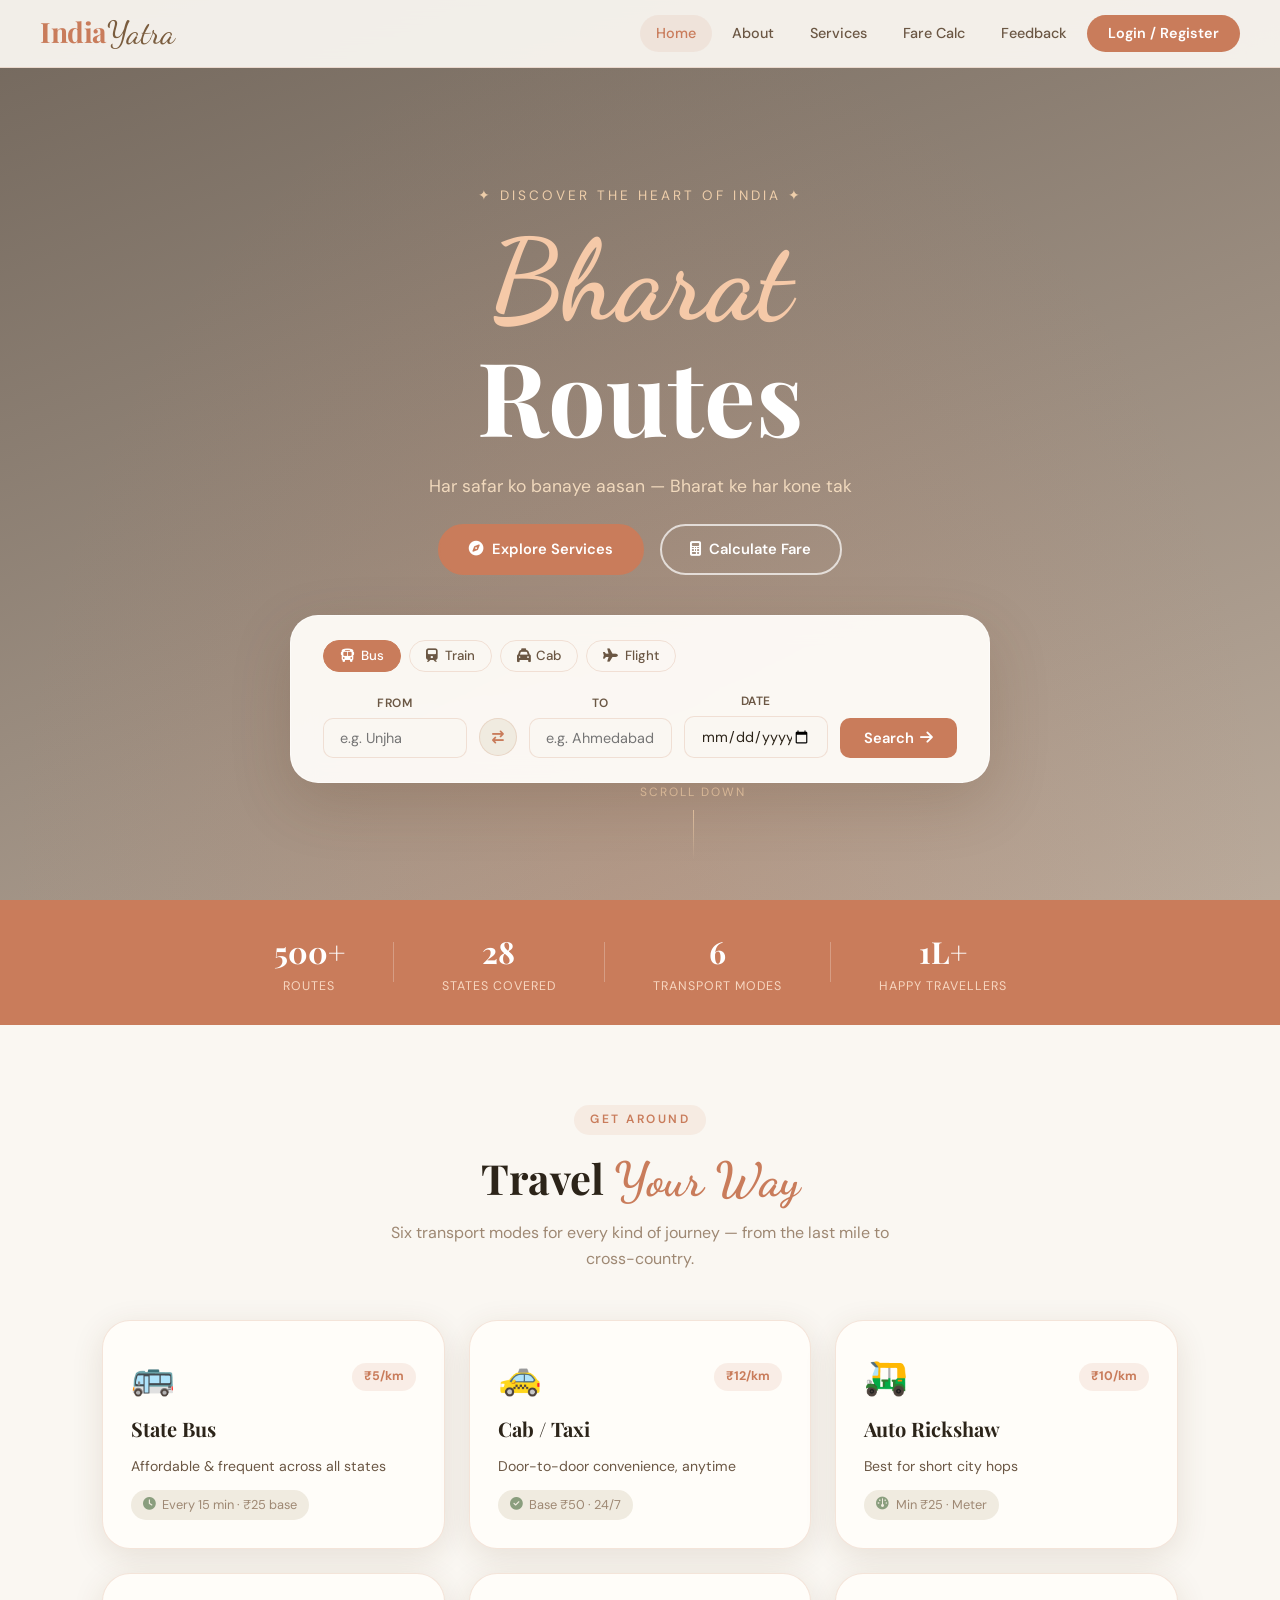
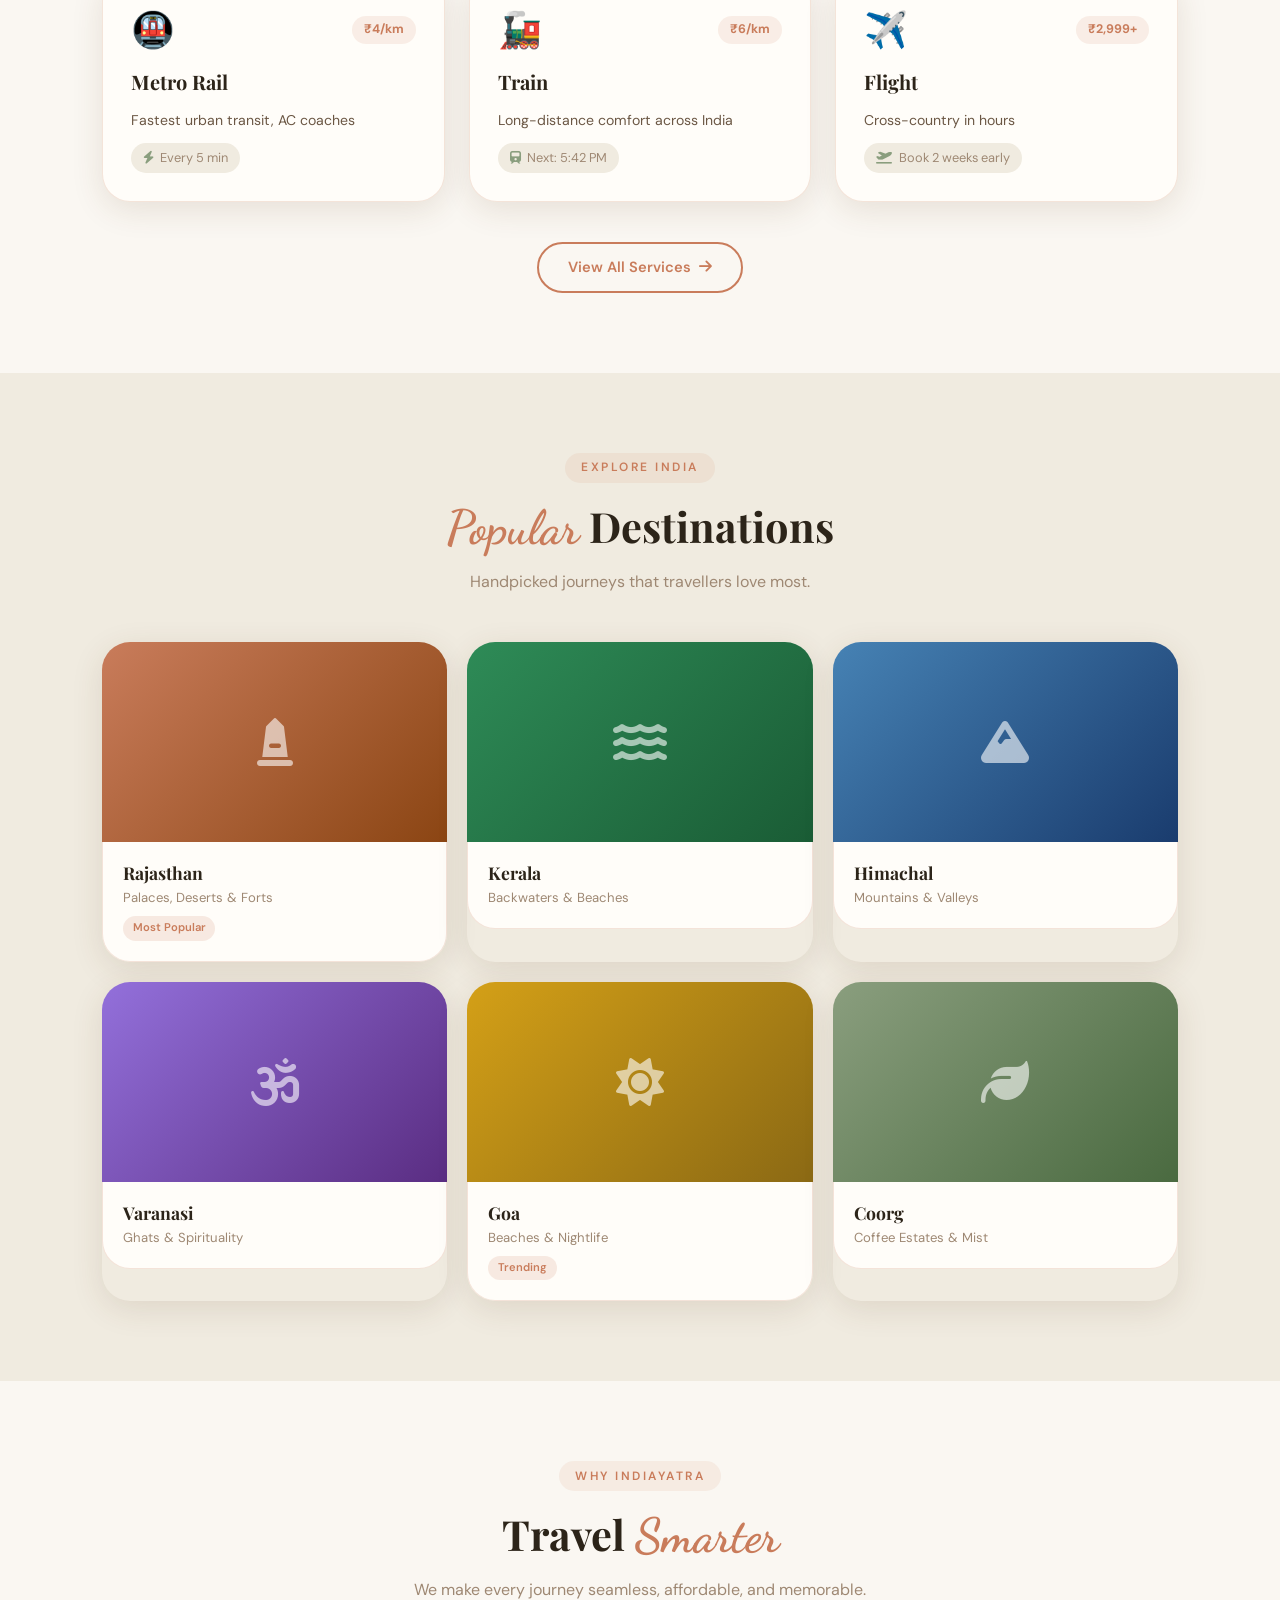
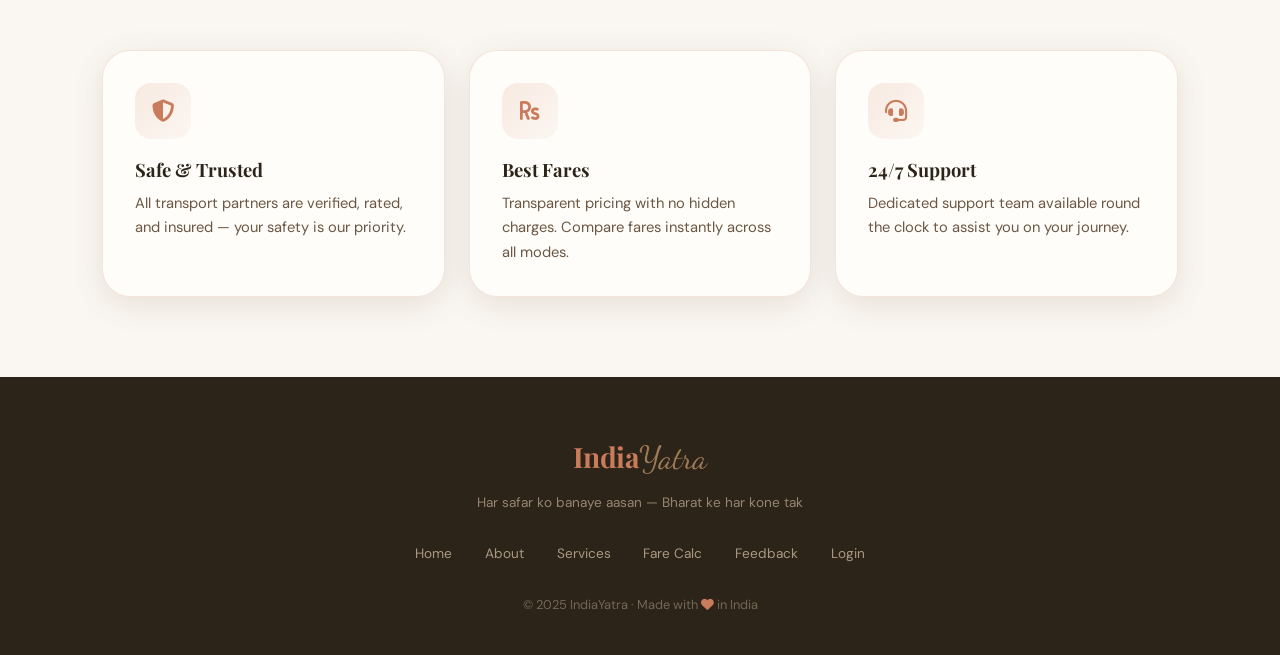
<file: index.html>
<!DOCTYPE html>
<html lang="en">
<head>
  <meta charset="UTF-8"/>
  <meta name="viewport" content="width=device-width, initial-scale=1.0"/>
  <title>Home · IndiaYatra</title>
  <link rel="stylesheet" href="style.css"/>
  <link href="https://fonts.googleapis.com/css2?family=Playfair+Display:ital,wght@0,400;0,700;1,400&family=DM+Sans:wght@300;400;500;600&family=Dancing+Script:wght@600&display=swap" rel="stylesheet"/>
  <link rel="stylesheet" href="https://cdnjs.cloudflare.com/ajax/libs/font-awesome/6.5.0/css/all.min.css"/>
</head>
<body>

  <!-- ===== HEADER ===== -->
  <header class="header" id="header">
    <a href="index.html" class="logo">
      <span class="logo-india">India</span><span class="logo-yatra">Yatra</span>
    </a>
    <nav class="nav" id="nav">
      <a href="index.html"      class="nav-link active">Home</a>
      <a href="about.html"      class="nav-link">About</a>
      <a href="services.html"   class="nav-link">Services</a>
      <a href="calculator.html" class="nav-link">Fare Calc</a>
      <a href="feedback.html"   class="nav-link">Feedback</a>
      <a href="auth.html"       class="btn-nav">Login / Register</a>
    </nav>
    <button class="hamburger" id="hamburger" aria-label="Menu">
      <span></span><span></span><span></span>
    </button>
  </header>

  <!-- ===== HERO ===== -->
  <section class="hero" id="home">
    <div class="hero-overlay"></div>
    <div class="hero-content">
      <p class="hero-sub">✦ Discover the Heart of India ✦</p>
      <h1 class="hero-title">
        <span class="script">Bharat</span>Routes
      </h1>
      <p class="hero-desc">Har safar ko banaye aasan — Bharat ke har kone tak</p>
      <div class="hero-btns">
        <a href="services.html"   class="btn btn-primary"><i class="fas fa-compass"></i> Explore Services</a>
        <a href="calculator.html" class="btn btn-outline"><i class="fas fa-calculator"></i> Calculate Fare</a>
      </div>

      <!-- Quick Search Widget -->
      <div class="search-widget">
        <div class="search-tabs">
          <button class="stab active"><i class="fas fa-bus"></i> Bus</button>
          <button class="stab"><i class="fas fa-train"></i> Train</button>
          <button class="stab"><i class="fas fa-taxi"></i> Cab</button>
          <button class="stab"><i class="fas fa-plane"></i> Flight</button>
        </div>
        <div class="search-fields">
          <div class="sf-group">
            <label>From</label>
            <input type="text" placeholder="e.g. Unjha" class="sf-input"/>
          </div>
          <button class="swap-btn" title="Swap"><i class="fas fa-arrow-right-arrow-left"></i></button>
          <div class="sf-group">
            <label>To</label>
            <input type="text" placeholder="e.g. Ahmedabad" class="sf-input"/>
          </div>
          <div class="sf-group">
            <label>Date</label>
            <input type="date" class="sf-input"/>
          </div>
          <a href="services.html"><button class="btn-search">Search <i class="fas fa-arrow-right"></i></button></a>
        </div>
      </div>
    </div>
    <div class="hero-scroll">
      <span>scroll down</span>
      <div class="scroll-line"></div>
    </div>
  </section>

  <!-- ===== STATS ===== -->
  <div class="stats-strip">
    <div class="stat"><span class="stat-num">500+</span><span class="stat-label">Routes</span></div>
    <div class="stat-divider"></div>
    <div class="stat"><span class="stat-num">28</span><span class="stat-label">States Covered</span></div>
    <div class="stat-divider"></div>
    <div class="stat"><span class="stat-num">6</span><span class="stat-label">Transport Modes</span></div>
    <div class="stat-divider"></div>
    <div class="stat"><span class="stat-num">1L+</span><span class="stat-label">Happy Travellers</span></div>
  </div>

  <!-- ===== QUICK SERVICES ===== -->
  <section class="section">
    <div class="container">
      <div class="section-header">
        <span class="label-tag">Get Around</span>
        <h2 class="section-title">Travel <span class="script-sm">Your Way</span></h2>
        <p class="section-sub">Six transport modes for every kind of journey — from the last mile to cross-country.</p>
      </div>
      <div class="vehicle-grid">
        <a href="services.html" class="vehicle-card" data-name="bus">
          <div class="vc-top"><span class="vc-emoji">🚌</span><span class="rate-badge">₹5/km</span></div>
          <h3>State Bus</h3>
          <p style="font-size:0.88rem;color:var(--text-soft);margin-bottom:0.75rem;">Affordable & frequent across all states</p>
          <div class="info-tag"><i class="fas fa-clock"></i> Every 15 min · ₹25 base</div>
        </a>
        <a href="services.html" class="vehicle-card" data-name="cab">
          <div class="vc-top"><span class="vc-emoji">🚕</span><span class="rate-badge">₹12/km</span></div>
          <h3>Cab / Taxi</h3>
          <p style="font-size:0.88rem;color:var(--text-soft);margin-bottom:0.75rem;">Door-to-door convenience, anytime</p>
          <div class="info-tag"><i class="fas fa-circle-check"></i> Base ₹50 · 24/7</div>
        </a>
        <a href="services.html" class="vehicle-card" data-name="auto">
          <div class="vc-top"><span class="vc-emoji">🛺</span><span class="rate-badge">₹10/km</span></div>
          <h3>Auto Rickshaw</h3>
          <p style="font-size:0.88rem;color:var(--text-soft);margin-bottom:0.75rem;">Best for short city hops</p>
          <div class="info-tag"><i class="fas fa-gauge"></i> Min ₹25 · Meter</div>
        </a>
        <a href="services.html" class="vehicle-card" data-name="metro">
          <div class="vc-top"><span class="vc-emoji">🚇</span><span class="rate-badge">₹4/km</span></div>
          <h3>Metro Rail</h3>
          <p style="font-size:0.88rem;color:var(--text-soft);margin-bottom:0.75rem;">Fastest urban transit, AC coaches</p>
          <div class="info-tag"><i class="fas fa-bolt"></i> Every 5 min</div>
        </a>
        <a href="services.html" class="vehicle-card" data-name="train">
          <div class="vc-top"><span class="vc-emoji">🚂</span><span class="rate-badge">₹6/km</span></div>
          <h3>Train</h3>
          <p style="font-size:0.88rem;color:var(--text-soft);margin-bottom:0.75rem;">Long-distance comfort across India</p>
          <div class="info-tag"><i class="fas fa-train"></i> Next: 5:42 PM</div>
        </a>
        <a href="services.html" class="vehicle-card" data-name="plane">
          <div class="vc-top"><span class="vc-emoji">✈️</span><span class="rate-badge">₹2,999+</span></div>
          <h3>Flight</h3>
          <p style="font-size:0.88rem;color:var(--text-soft);margin-bottom:0.75rem;">Cross-country in hours</p>
          <div class="info-tag"><i class="fas fa-plane-departure"></i> Book 2 weeks early</div>
        </a>
      </div>
      <div style="text-align:center;margin-top:2.5rem;">
        <a href="services.html" class="btn btn-outline-dark">View All Services <i class="fas fa-arrow-right"></i></a>
      </div>
    </div>
  </section>

  <!-- ===== POPULAR DESTINATIONS ===== -->
  <section class="section section-warm">
    <div class="container">
      <div class="section-header">
        <span class="label-tag">Explore India</span>
        <h2 class="section-title"><span class="script-sm">Popular</span> Destinations</h2>
        <p class="section-sub">Handpicked journeys that travellers love most.</p>
      </div>
      <div class="dest-grid">
        <div class="dest-card">
          <div class="dest-img" style="background:linear-gradient(135deg,#C97C5B,#8B4513);"><i class="fas fa-monument"></i></div>
          <div class="dest-info"><h3>Rajasthan</h3><p>Palaces, Deserts &amp; Forts</p><span class="dest-tag">Most Popular</span></div>
        </div>
        <div class="dest-card">
          <div class="dest-img" style="background:linear-gradient(135deg,#2E8B57,#1a5c35);"><i class="fas fa-water"></i></div>
          <div class="dest-info"><h3>Kerala</h3><p>Backwaters &amp; Beaches</p></div>
        </div>
        <div class="dest-card">
          <div class="dest-img" style="background:linear-gradient(135deg,#4682B4,#1a3c6e);"><i class="fas fa-mountain"></i></div>
          <div class="dest-info"><h3>Himachal</h3><p>Mountains &amp; Valleys</p></div>
        </div>
        <div class="dest-card">
          <div class="dest-img" style="background:linear-gradient(135deg,#9370DB,#5a2d82);"><i class="fas fa-om"></i></div>
          <div class="dest-info"><h3>Varanasi</h3><p>Ghats &amp; Spirituality</p></div>
        </div>
        <div class="dest-card">
          <div class="dest-img" style="background:linear-gradient(135deg,#D4A017,#8B6914);"><i class="fas fa-sun"></i></div>
          <div class="dest-info"><h3>Goa</h3><p>Beaches &amp; Nightlife</p><span class="dest-tag">Trending</span></div>
        </div>
        <div class="dest-card">
          <div class="dest-img" style="background:linear-gradient(135deg,#8A9E7E,#4a6a40);"><i class="fas fa-leaf"></i></div>
          <div class="dest-info"><h3>Coorg</h3><p>Coffee Estates &amp; Mist</p></div>
        </div>
      </div>
    </div>
  </section>

  <!-- ===== WHY US ===== -->
  <section class="section">
    <div class="container">
      <div class="section-header">
        <span class="label-tag">Why IndiaYatra</span>
        <h2 class="section-title">Travel <span class="script-sm">Smarter</span></h2>
        <p class="section-sub">We make every journey seamless, affordable, and memorable.</p>
      </div>
      <div class="cards-grid">
        <div class="card">
          <div class="card-icon"><i class="fas fa-shield-halved"></i></div>
          <h3>Safe &amp; Trusted</h3>
          <p>All transport partners are verified, rated, and insured — your safety is our priority.</p>
        </div>
        <div class="card">
          <div class="card-icon"><i class="fas fa-rupee-sign"></i></div>
          <h3>Best Fares</h3>
          <p>Transparent pricing with no hidden charges. Compare fares instantly across all modes.</p>
        </div>
        <div class="card">
          <div class="card-icon"><i class="fas fa-headset"></i></div>
          <h3>24/7 Support</h3>
          <p>Dedicated support team available round the clock to assist you on your journey.</p>
        </div>
      </div>
    </div>
  </section>

  <!-- ===== FOOTER ===== -->
  <footer class="footer">
    <div class="footer-inner">
      <div class="logo" style="justify-content:center;margin-bottom:0.5rem;">
        <span class="logo-india">India</span><span class="logo-yatra">Yatra</span>
      </div>
      <p class="footer-tagline">Har safar ko banaye aasan — Bharat ke har kone tak</p>
      <div class="footer-links">
        <a href="index.html">Home</a>
        <a href="about.html">About</a>
        <a href="services.html">Services</a>
        <a href="calculator.html">Fare Calc</a>
        <a href="feedback.html">Feedback</a>
        <a href="auth.html">Login</a>
      </div>
      <p class="footer-copy">© 2025 IndiaYatra · Made with <i class="fas fa-heart"></i> in India</p>
    </div>
  </footer>

  <button class="scroll-top-btn" id="scrollTopBtn" title="Back to top">
    <i class="fas fa-chevron-up"></i>
  </button>
  <script src="script.js"></script>
</body>
</html>
</file>
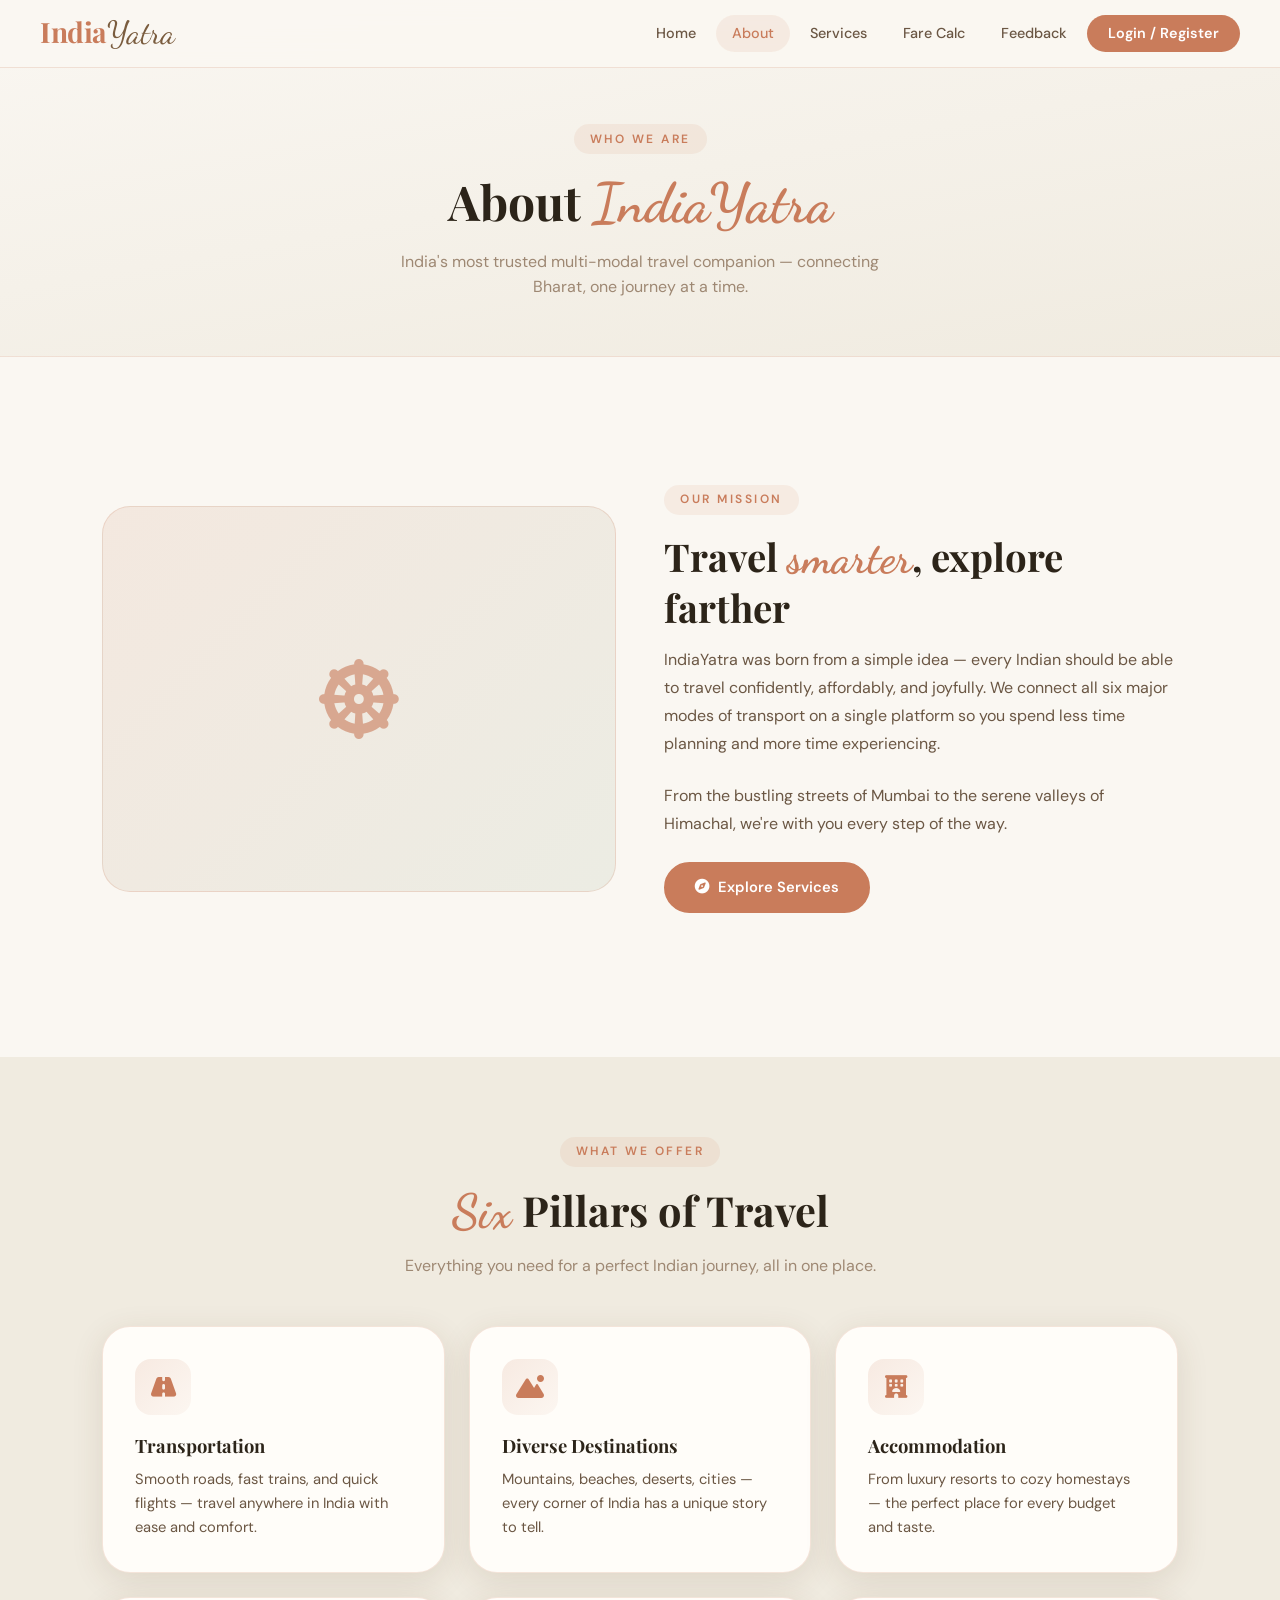
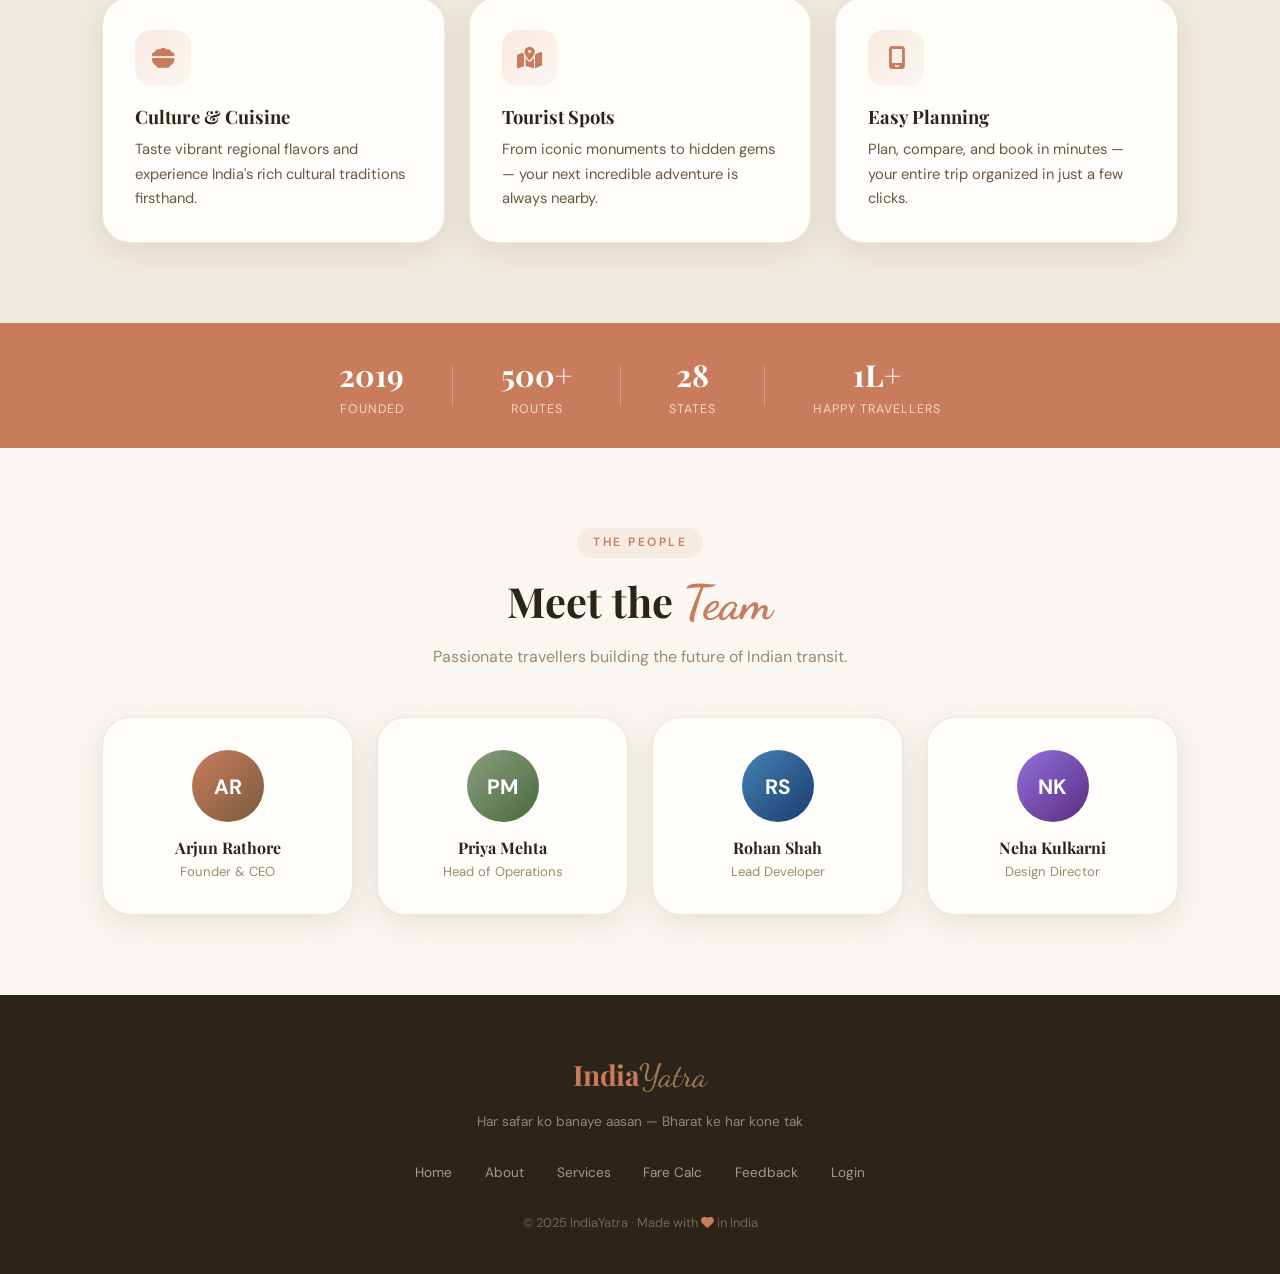
<file: about.html>
<!DOCTYPE html>
<html lang="en">
<head>
  <meta charset="UTF-8"/>
  <meta name="viewport" content="width=device-width, initial-scale=1.0"/>
  <title>About · IndiaYatra</title>
  <link rel="stylesheet" href="style.css"/>
  <link href="https://fonts.googleapis.com/css2?family=Playfair+Display:ital,wght@0,400;0,700;1,400&family=DM+Sans:wght@300;400;500;600&family=Dancing+Script:wght@600&display=swap" rel="stylesheet"/>
  <link rel="stylesheet" href="https://cdnjs.cloudflare.com/ajax/libs/font-awesome/6.5.0/css/all.min.css"/>
</head>
<body>

  <!-- ===== HEADER ===== -->
  <header class="header" id="header">
    <a href="index.html" class="logo">
      <span class="logo-india">India</span><span class="logo-yatra">Yatra</span>
    </a>
    <nav class="nav" id="nav">
      <a href="index.html"      class="nav-link">Home</a>
      <a href="about.html"      class="nav-link active">About</a>
      <a href="services.html"   class="nav-link">Services</a>
      <a href="calculator.html" class="nav-link">Fare Calc</a>
      <a href="feedback.html"   class="nav-link">Feedback</a>
      <a href="auth.html"       class="btn-nav">Login / Register</a>
    </nav>
    <button class="hamburger" id="hamburger" aria-label="Menu">
      <span></span><span></span><span></span>
    </button>
  </header>

  <!-- ===== PAGE HERO ===== -->
  <div class="page-hero">
    <span class="label-tag">Who We Are</span>
    <h1>About <span class="script-sm">IndiaYatra</span></h1>
    <p>India's most trusted multi-modal travel companion — connecting Bharat, one journey at a time.</p>
  </div>

  <!-- ===== ABOUT STRIP ===== -->
  <section class="section">
    <div class="container">
      <div class="about-hero-strip">
        <div class="ahs-visual">
          <i class="fas fa-dharmachakra"></i>
        </div>
        <div class="ahs-text">
          <span class="label-tag">Our Mission</span>
          <h2>Travel <span class="script-sm">smarter</span>, explore farther</h2>
          <p>IndiaYatra was born from a simple idea — every Indian should be able to travel confidently, affordably, and joyfully. We connect all six major modes of transport on a single platform so you spend less time planning and more time experiencing.</p>
          <p>From the bustling streets of Mumbai to the serene valleys of Himachal, we're with you every step of the way.</p>
          <a href="services.html" class="btn btn-primary"><i class="fas fa-compass"></i> Explore Services</a>
        </div>
      </div>
    </div>
  </section>

  <!-- ===== WHAT WE OFFER ===== -->
  <section class="section section-warm">
    <div class="container">
      <div class="section-header">
        <span class="label-tag">What We Offer</span>
        <h2 class="section-title"><span class="script-sm">Six</span> Pillars of Travel</h2>
        <p class="section-sub">Everything you need for a perfect Indian journey, all in one place.</p>
      </div>
      <div class="cards-grid">
        <div class="card">
          <div class="card-icon"><i class="fas fa-road"></i></div>
          <h3>Transportation</h3>
          <p>Smooth roads, fast trains, and quick flights — travel anywhere in India with ease and comfort.</p>
        </div>
        <div class="card">
          <div class="card-icon"><i class="fas fa-mountain-sun"></i></div>
          <h3>Diverse Destinations</h3>
          <p>Mountains, beaches, deserts, cities — every corner of India has a unique story to tell.</p>
        </div>
        <div class="card">
          <div class="card-icon"><i class="fas fa-hotel"></i></div>
          <h3>Accommodation</h3>
          <p>From luxury resorts to cozy homestays — the perfect place for every budget and taste.</p>
        </div>
        <div class="card">
          <div class="card-icon"><i class="fas fa-bowl-food"></i></div>
          <h3>Culture &amp; Cuisine</h3>
          <p>Taste vibrant regional flavors and experience India's rich cultural traditions firsthand.</p>
        </div>
        <div class="card">
          <div class="card-icon"><i class="fas fa-map-location-dot"></i></div>
          <h3>Tourist Spots</h3>
          <p>From iconic monuments to hidden gems — your next incredible adventure is always nearby.</p>
        </div>
        <div class="card">
          <div class="card-icon"><i class="fas fa-mobile-screen"></i></div>
          <h3>Easy Planning</h3>
          <p>Plan, compare, and book in minutes — your entire trip organized in just a few clicks.</p>
        </div>
      </div>
    </div>
  </section>

  <!-- ===== STATS ===== -->
  <div class="stats-strip">
    <div class="stat"><span class="stat-num">2019</span><span class="stat-label">Founded</span></div>
    <div class="stat-divider"></div>
    <div class="stat"><span class="stat-num">500+</span><span class="stat-label">Routes</span></div>
    <div class="stat-divider"></div>
    <div class="stat"><span class="stat-num">28</span><span class="stat-label">States</span></div>
    <div class="stat-divider"></div>
    <div class="stat"><span class="stat-num">1L+</span><span class="stat-label">Happy Travellers</span></div>
  </div>

  <!-- ===== TEAM ===== -->
  <section class="section">
    <div class="container">
      <div class="section-header">
        <span class="label-tag">The People</span>
        <h2 class="section-title">Meet the <span class="script-sm">Team</span></h2>
        <p class="section-sub">Passionate travellers building the future of Indian transit.</p>
      </div>
      <div class="team-grid">
        <div class="team-card">
          <div class="team-avatar">AR</div>
          <h4>Arjun Rathore</h4>
          <p>Founder &amp; CEO</p>
        </div>
        <div class="team-card">
          <div class="team-avatar" style="background:linear-gradient(135deg,#8A9E7E,#4a6a40);">PM</div>
          <h4>Priya Mehta</h4>
          <p>Head of Operations</p>
        </div>
        <div class="team-card">
          <div class="team-avatar" style="background:linear-gradient(135deg,#4682B4,#1a3c6e);">RS</div>
          <h4>Rohan Shah</h4>
          <p>Lead Developer</p>
        </div>
        <div class="team-card">
          <div class="team-avatar" style="background:linear-gradient(135deg,#9370DB,#5a2d82);">NK</div>
          <h4>Neha Kulkarni</h4>
          <p>Design Director</p>
        </div>
      </div>
    </div>
  </section>

  <!-- ===== FOOTER ===== -->
  <footer class="footer">
    <div class="footer-inner">
      <div class="logo" style="justify-content:center;margin-bottom:0.5rem;">
        <span class="logo-india">India</span><span class="logo-yatra">Yatra</span>
      </div>
      <p class="footer-tagline">Har safar ko banaye aasan — Bharat ke har kone tak</p>
      <div class="footer-links">
        <a href="index.html">Home</a>
        <a href="about.html">About</a>
        <a href="services.html">Services</a>
        <a href="calculator.html">Fare Calc</a>
        <a href="feedback.html">Feedback</a>
        <a href="auth.html">Login</a>
      </div>
      <p class="footer-copy">© 2025 IndiaYatra · Made with <i class="fas fa-heart"></i> in India</p>
    </div>
  </footer>

  <button class="scroll-top-btn" id="scrollTopBtn" title="Back to top">
    <i class="fas fa-chevron-up"></i>
  </button>
  <script src="script.js"></script>
</body>
</html>
</file>
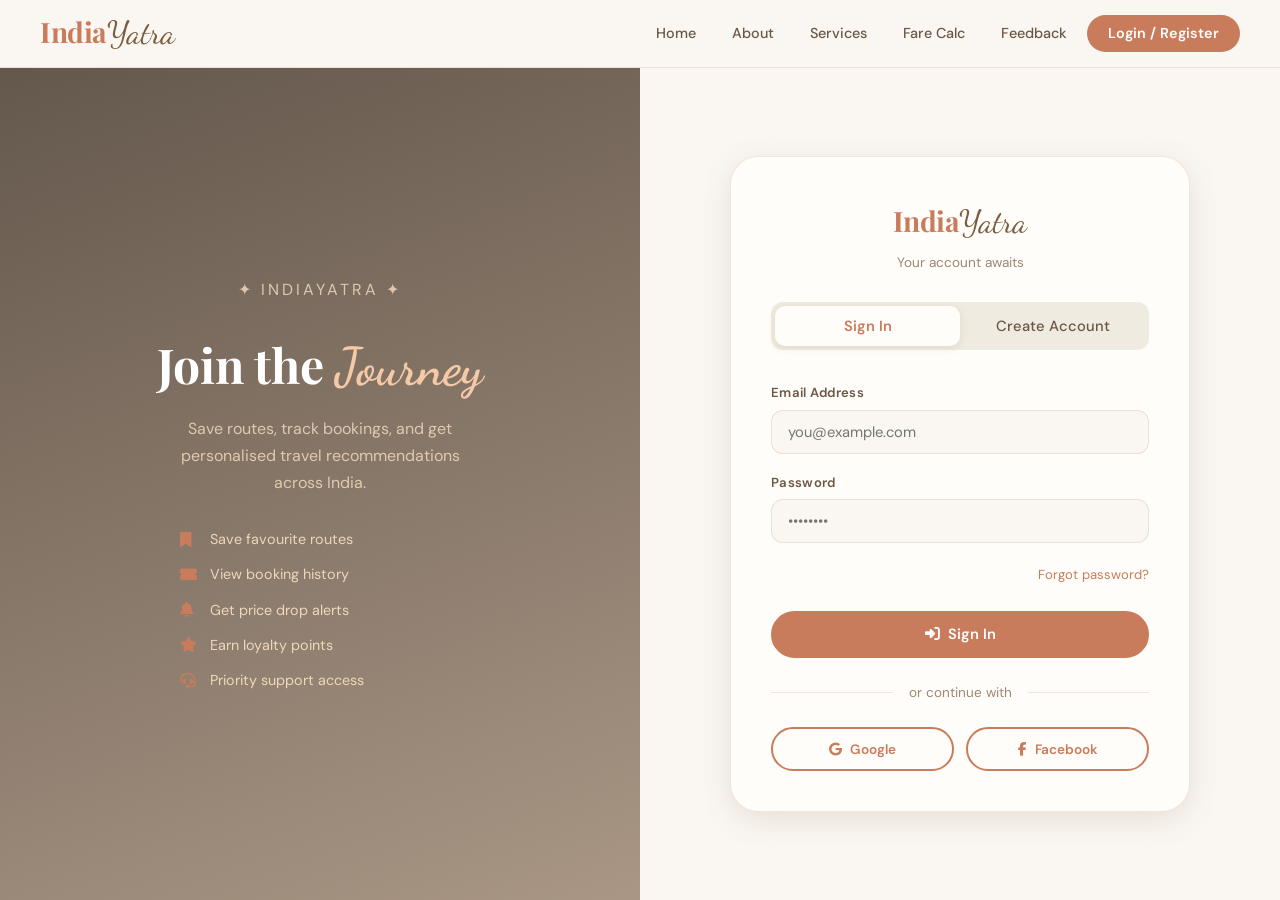
<file: auth.html>
<!DOCTYPE html>
<html lang="en">
<head>
  <meta charset="UTF-8"/>
  <meta name="viewport" content="width=device-width, initial-scale=1.0"/>
  <title>Login · IndiaYatra</title>
  <link rel="stylesheet" href="style.css"/>
  <link href="https://fonts.googleapis.com/css2?family=Playfair+Display:ital,wght@0,400;0,700;1,400&family=DM+Sans:wght@300;400;500;600&family=Dancing+Script:wght@600&display=swap" rel="stylesheet"/>
  <link rel="stylesheet" href="https://cdnjs.cloudflare.com/ajax/libs/font-awesome/6.5.0/css/all.min.css"/>
  <style>
    .auth-page-layout {
      min-height: 100vh;
      display: grid;
      grid-template-columns: 1fr 1fr;
      padding-top: var(--header-h);
    }
    .auth-left {
      background: linear-gradient(160deg, rgba(42,26,12,0.72) 0%, rgba(90,55,25,0.5) 100%),
                  url('https://images.unsplash.com/photo-1548013146-72479768bada?w=900&q=80') center/cover no-repeat;
      display: flex; flex-direction: column;
      align-items: center; justify-content: center;
      text-align: center; padding: 3rem;
    }
    .auth-left-logo { font-size:0.85rem; letter-spacing:3px; text-transform:uppercase; color:rgba(255,220,180,0.8); margin-bottom:2rem; }
    .auth-left h2 { font-size:clamp(2rem,4vw,3rem); color:#fff; margin-bottom:1rem; }
    .auth-left h2 .script { font-size:1.1em; color:#F5C9A8; }
    .auth-left p { color:rgba(255,230,200,0.75); font-size:1rem; max-width:320px; line-height:1.7; }
    .auth-left-perks { margin-top:2rem; display:flex; flex-direction:column; gap:0.75rem; text-align:left; width:100%; max-width:280px; }
    .perk { display:flex; align-items:center; gap:0.75rem; color:rgba(255,230,200,0.85); font-size:0.9rem; }
    .perk i { color:var(--sienna); font-size:0.95rem; width:18px; }
    .auth-right { display:flex; align-items:center; justify-content:center; padding:3rem 2rem; background:var(--ivory); }
    .auth-wrapper { width:100%; max-width:460px; }
    @media (max-width:768px) {
      .auth-page-layout { grid-template-columns:1fr; }
      .auth-left { display:none; }
      .auth-right { padding:2rem 1.25rem; }
    }
  </style>
</head>
<body>

  <!-- ===== HEADER ===== -->
  <header class="header" id="header">
    <a href="index.html" class="logo">
      <span class="logo-india">India</span><span class="logo-yatra">Yatra</span>
    </a>
    <nav class="nav" id="nav">
      <a href="index.html"      class="nav-link">Home</a>
      <a href="about.html"      class="nav-link">About</a>
      <a href="services.html"   class="nav-link">Services</a>
      <a href="calculator.html" class="nav-link">Fare Calc</a>
      <a href="feedback.html"   class="nav-link">Feedback</a>
      <a href="auth.html"       class="btn-nav">Login / Register</a>
    </nav>
    <button class="hamburger" id="hamburger" aria-label="Menu">
      <span></span><span></span><span></span>
    </button>
  </header>

  <!-- ===== SPLIT LAYOUT ===== -->
  <div class="auth-page-layout">

    <!-- Left Panel -->
    <div class="auth-left">
      <p class="auth-left-logo">✦ IndiaYatra ✦</p>
      <h2>Join the <span class="script">Journey</span></h2>
      <p>Save routes, track bookings, and get personalised travel recommendations across India.</p>
      <div class="auth-left-perks">
        <div class="perk"><i class="fas fa-bookmark"></i> Save favourite routes</div>
        <div class="perk"><i class="fas fa-ticket-alt"></i> View booking history</div>
        <div class="perk"><i class="fas fa-bell"></i> Get price drop alerts</div>
        <div class="perk"><i class="fas fa-star"></i> Earn loyalty points</div>
        <div class="perk"><i class="fas fa-headset"></i> Priority support access</div>
      </div>
    </div>

    <!-- Right Panel (Form) -->
    <div class="auth-right">
      <div class="auth-wrapper">
        <div class="auth-box">
          <div style="text-align:center;margin-bottom:1.75rem;">
            <div class="logo" style="justify-content:center;margin-bottom:0.25rem;">
              <span class="logo-india">India</span><span class="logo-yatra">Yatra</span>
            </div>
            <p style="font-size:0.85rem;color:var(--text-muted);">Your account awaits</p>
          </div>

          <div class="auth-tabs">
            <button class="auth-tab active" data-tab="login">Sign In</button>
            <button class="auth-tab" data-tab="register">Create Account</button>
          </div>

          <!-- LOGIN FORM -->
          <div class="auth-form active" id="loginForm">
            <div class="form-group">
              <label>Email Address</label>
              <input type="email" id="loginEmail" class="form-input" placeholder="you@example.com"/>
            </div>
            <div class="form-group">
              <label>Password</label>
              <input type="password" id="loginPass" class="form-input" placeholder="••••••••"/>
            </div>
            <div style="text-align:right;margin-bottom:1rem;">
              <a href="#" style="font-size:0.82rem;color:var(--sienna);">Forgot password?</a>
            </div>
            <button class="btn btn-primary full-btn" id="loginBtn">
              <i class="fas fa-right-to-bracket"></i> Sign In
            </button>
            <div class="auth-divider">or continue with</div>
            <div style="display:grid;grid-template-columns:1fr 1fr;gap:0.75rem;">
              <button class="btn btn-outline-dark" style="justify-content:center;font-size:0.85rem;">
                <i class="fab fa-google"></i> Google
              </button>
              <button class="btn btn-outline-dark" style="justify-content:center;font-size:0.85rem;">
                <i class="fab fa-facebook-f"></i> Facebook
              </button>
            </div>
          </div>

          <!-- REGISTER FORM -->
          <div class="auth-form" id="registerForm">
            <div class="form-row">
              <div class="form-group">
                <label>Full Name</label>
                <input type="text" id="regName" class="form-input" placeholder="Arjun Sharma"/>
              </div>
              <div class="form-group">
                <label>Email Address</label>
                <input type="email" id="regEmail" class="form-input" placeholder="you@example.com"/>
              </div>
            </div>
            <div class="form-group">
              <label>Phone Number</label>
              <input type="tel" class="form-input" placeholder="+91 98765 43210"/>
            </div>
            <div class="form-row">
              <div class="form-group">
                <label>Password</label>
                <input type="password" id="regPass" class="form-input" placeholder="Create password"/>
              </div>
              <div class="form-group">
                <label>Confirm Password</label>
                <input type="password" id="regConfirm" class="form-input" placeholder="Repeat password"/>
              </div>
            </div>
            <div style="font-size:0.8rem;color:var(--text-muted);margin-bottom:1rem;">
              By registering you agree to our <a href="#" style="color:var(--sienna);">Terms of Service</a> and <a href="#" style="color:var(--sienna);">Privacy Policy</a>.
            </div>
            <button class="btn btn-primary full-btn" id="registerBtn">
              <i class="fas fa-user-plus"></i> Create Account
            </button>
          </div>

        </div>
      </div>
    </div>

  </div>

  <button class="scroll-top-btn" id="scrollTopBtn" title="Back to top">
    <i class="fas fa-chevron-up"></i>
  </button>
  <script src="script.js"></script>
</body>
</html>
</file>
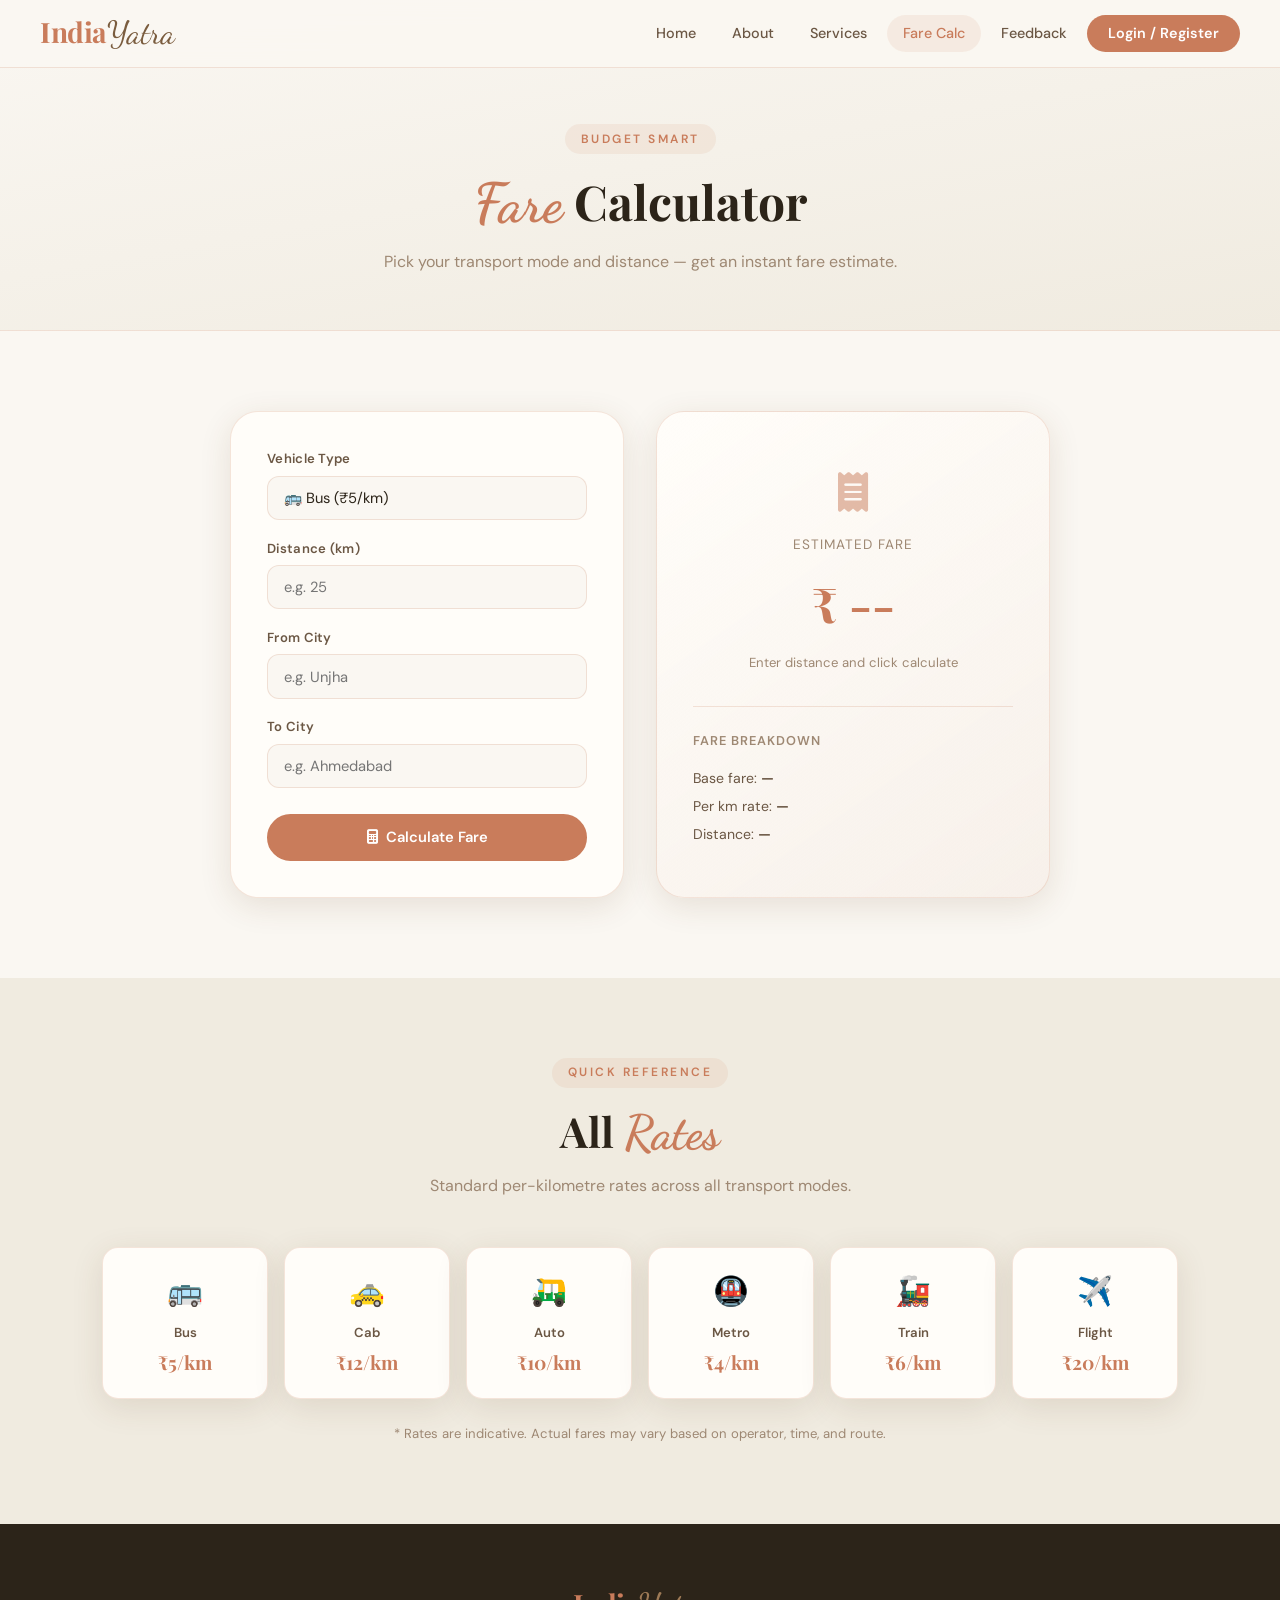
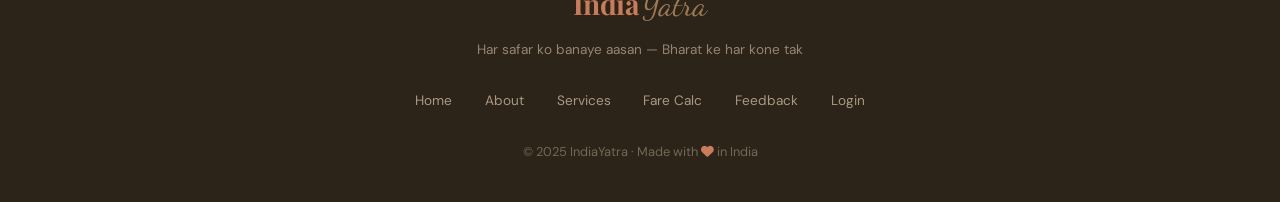
<file: calculator.html>
<!DOCTYPE html>
<html lang="en">
<head>
  <meta charset="UTF-8"/>
  <meta name="viewport" content="width=device-width, initial-scale=1.0"/>
  <title>Fare Calculator · IndiaYatra</title>
  <link rel="stylesheet" href="style.css"/>
  <link href="https://fonts.googleapis.com/css2?family=Playfair+Display:ital,wght@0,400;0,700;1,400&family=DM+Sans:wght@300;400;500;600&family=Dancing+Script:wght@600&display=swap" rel="stylesheet"/>
  <link rel="stylesheet" href="https://cdnjs.cloudflare.com/ajax/libs/font-awesome/6.5.0/css/all.min.css"/>
</head>
<body>

  <!-- ===== HEADER ===== -->
  <header class="header" id="header">
    <a href="index.html" class="logo">
      <span class="logo-india">India</span><span class="logo-yatra">Yatra</span>
    </a>
    <nav class="nav" id="nav">
      <a href="index.html"      class="nav-link">Home</a>
      <a href="about.html"      class="nav-link">About</a>
      <a href="services.html"   class="nav-link">Services</a>
      <a href="calculator.html" class="nav-link active">Fare Calc</a>
      <a href="feedback.html"   class="nav-link">Feedback</a>
      <a href="auth.html"       class="btn-nav">Login / Register</a>
    </nav>
    <button class="hamburger" id="hamburger" aria-label="Menu">
      <span></span><span></span><span></span>
    </button>
  </header>

  <!-- ===== PAGE HERO ===== -->
  <div class="page-hero">
    <span class="label-tag">Budget Smart</span>
    <h1><span class="script-sm">Fare</span> Calculator</h1>
    <p>Pick your transport mode and distance — get an instant fare estimate.</p>
  </div>

  <!-- ===== CALCULATOR ===== -->
  <section class="section">
    <div class="container">
      <div class="fare-wrapper">
        <div class="fare-card">
          <div class="form-group">
            <label>Vehicle Type</label>
            <select id="vehicleType" class="form-input">
              <option value="bus">🚌 Bus (₹5/km)</option>
              <option value="cab">🚕 Cab (₹12/km)</option>
              <option value="auto">🛺 Auto (₹10/km)</option>
              <option value="metro">🚇 Metro (₹4/km)</option>
              <option value="train">🚂 Train (₹6/km)</option>
              <option value="plane">✈️ Plane (₹20/km)</option>
            </select>
          </div>
          <div class="form-group">
            <label>Distance (km)</label>
            <input type="number" id="distKm" class="form-input" placeholder="e.g. 25" min="1"/>
          </div>
          <div class="form-group">
            <label>From City</label>
            <input type="text" class="form-input" placeholder="e.g. Unjha"/>
          </div>
          <div class="form-group">
            <label>To City</label>
            <input type="text" class="form-input" placeholder="e.g. Ahmedabad"/>
          </div>
          <button class="btn btn-primary full-btn" id="calcFareBtn">
            <i class="fas fa-calculator"></i> Calculate Fare
          </button>
        </div>

        <div class="fare-result-card" id="fareResultCard">
          <div class="fare-icon"><i class="fas fa-receipt"></i></div>
          <p class="fare-label">Estimated Fare</p>
          <p class="fare-amount" id="fareDisplay">₹ --</p>
          <p class="fare-note" id="fareNote">Enter distance and click calculate</p>
          <div style="margin-top:1.5rem;padding-top:1.5rem;border-top:1px solid var(--border);width:100%;text-align:left;">
            <p style="font-size:0.8rem;color:var(--text-muted);font-weight:600;letter-spacing:1px;text-transform:uppercase;margin-bottom:0.75rem;">Fare Breakdown</p>
            <div id="fareBreakdown" style="font-size:0.88rem;color:var(--text-soft);line-height:2;">
              <p>Base fare: <strong id="baseFare">—</strong></p>
              <p>Per km rate: <strong id="perKm">—</strong></p>
              <p>Distance: <strong id="distOut">—</strong></p>
            </div>
          </div>
        </div>
      </div>
    </div>
  </section>

  <!-- ===== RATE CARDS ===== -->
  <section class="section section-warm">
    <div class="container">
      <div class="section-header">
        <span class="label-tag">Quick Reference</span>
        <h2 class="section-title">All <span class="script-sm">Rates</span></h2>
        <p class="section-sub">Standard per-kilometre rates across all transport modes.</p>
      </div>
      <div class="rates-grid">
        <div class="rate-card"><div class="rc-emoji">🚌</div><div class="rc-name">Bus</div><div class="rc-rate">₹5/km</div></div>
        <div class="rate-card"><div class="rc-emoji">🚕</div><div class="rc-name">Cab</div><div class="rc-rate">₹12/km</div></div>
        <div class="rate-card"><div class="rc-emoji">🛺</div><div class="rc-name">Auto</div><div class="rc-rate">₹10/km</div></div>
        <div class="rate-card"><div class="rc-emoji">🚇</div><div class="rc-name">Metro</div><div class="rc-rate">₹4/km</div></div>
        <div class="rate-card"><div class="rc-emoji">🚂</div><div class="rc-name">Train</div><div class="rc-rate">₹6/km</div></div>
        <div class="rate-card"><div class="rc-emoji">✈️</div><div class="rc-name">Flight</div><div class="rc-rate">₹20/km</div></div>
      </div>
      <p style="text-align:center;font-size:0.82rem;color:var(--text-muted);margin-top:1.5rem;">* Rates are indicative. Actual fares may vary based on operator, time, and route.</p>
    </div>
  </section>

  <!-- ===== FOOTER ===== -->
  <footer class="footer">
    <div class="footer-inner">
      <div class="logo" style="justify-content:center;margin-bottom:0.5rem;">
        <span class="logo-india">India</span><span class="logo-yatra">Yatra</span>
      </div>
      <p class="footer-tagline">Har safar ko banaye aasan — Bharat ke har kone tak</p>
      <div class="footer-links">
        <a href="index.html">Home</a>
        <a href="about.html">About</a>
        <a href="services.html">Services</a>
        <a href="calculator.html">Fare Calc</a>
        <a href="feedback.html">Feedback</a>
        <a href="auth.html">Login</a>
      </div>
      <p class="footer-copy">© 2025 IndiaYatra · Made with <i class="fas fa-heart"></i> in India</p>
    </div>
  </footer>

  <button class="scroll-top-btn" id="scrollTopBtn" title="Back to top">
    <i class="fas fa-chevron-up"></i>
  </button>
  <script src="script.js"></script>
</body>
</html>
</file>
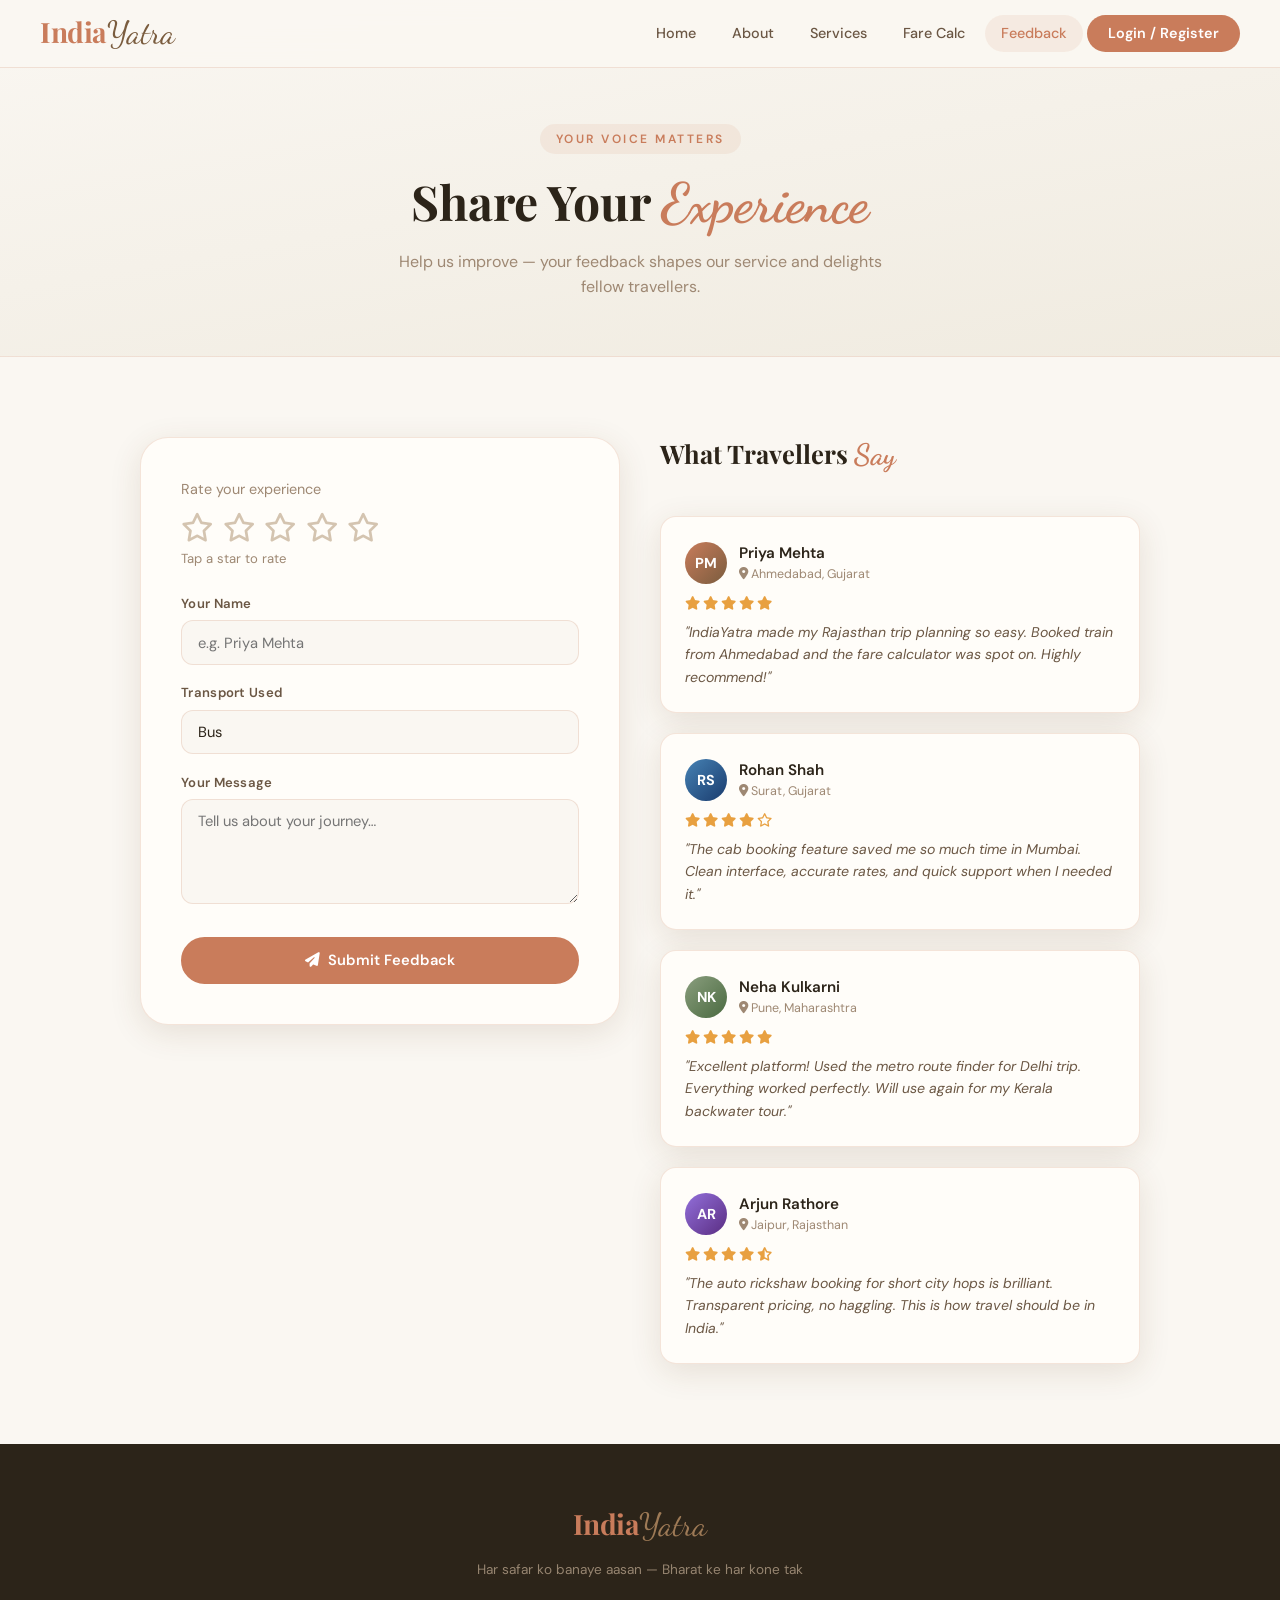
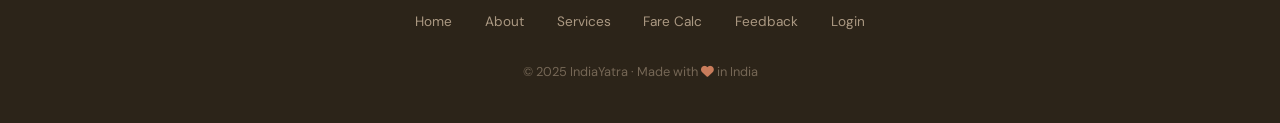
<file: feedback.html>
<!DOCTYPE html>
<html lang="en">
<head>
  <meta charset="UTF-8"/>
  <meta name="viewport" content="width=device-width, initial-scale=1.0"/>
  <title>Feedback · IndiaYatra</title>
  <link rel="stylesheet" href="style.css"/>
  <link href="https://fonts.googleapis.com/css2?family=Playfair+Display:ital,wght@0,400;0,700;1,400&family=DM+Sans:wght@300;400;500;600&family=Dancing+Script:wght@600&display=swap" rel="stylesheet"/>
  <link rel="stylesheet" href="https://cdnjs.cloudflare.com/ajax/libs/font-awesome/6.5.0/css/all.min.css"/>
</head>
<body>

  <!-- ===== HEADER ===== -->
  <header class="header" id="header">
    <a href="index.html" class="logo">
      <span class="logo-india">India</span><span class="logo-yatra">Yatra</span>
    </a>
    <nav class="nav" id="nav">
      <a href="index.html"      class="nav-link">Home</a>
      <a href="about.html"      class="nav-link">About</a>
      <a href="services.html"   class="nav-link">Services</a>
      <a href="calculator.html" class="nav-link">Fare Calc</a>
      <a href="feedback.html"   class="nav-link active">Feedback</a>
      <a href="auth.html"       class="btn-nav">Login / Register</a>
    </nav>
    <button class="hamburger" id="hamburger" aria-label="Menu">
      <span></span><span></span><span></span>
    </button>
  </header>

  <!-- ===== PAGE HERO ===== -->
  <div class="page-hero">
    <span class="label-tag">Your Voice Matters</span>
    <h1>Share Your <span class="script-sm">Experience</span></h1>
    <p>Help us improve — your feedback shapes our service and delights fellow travellers.</p>
  </div>

  <!-- ===== FEEDBACK + TESTIMONIALS ===== -->
  <section class="section">
    <div class="container">
      <div class="feedback-wrapper">

        <!-- FORM -->
        <div class="feedback-card">
          <p class="stars-label">Rate your experience</p>
          <div class="stars" id="stars">
            <i class="far fa-star" data-val="1"></i>
            <i class="far fa-star" data-val="2"></i>
            <i class="far fa-star" data-val="3"></i>
            <i class="far fa-star" data-val="4"></i>
            <i class="far fa-star" data-val="5"></i>
          </div>
          <p class="star-caption" id="starCaption">Tap a star to rate</p>

          <div class="form-group">
            <label>Your Name</label>
            <input type="text" id="fbName" class="form-input" placeholder="e.g. Priya Mehta"/>
          </div>
          <div class="form-group">
            <label>Transport Used</label>
            <select class="form-input">
              <option>Bus</option><option>Cab</option><option>Auto</option>
              <option>Metro</option><option>Train</option><option>Flight</option>
            </select>
          </div>
          <div class="form-group">
            <label>Your Message</label>
            <textarea id="fbMsg" class="form-input" rows="4" placeholder="Tell us about your journey…"></textarea>
          </div>
          <button class="btn btn-primary full-btn" id="fbSubmit">
            <i class="fas fa-paper-plane"></i> Submit Feedback
          </button>
          <div class="fb-success" id="fbSuccess">
            <i class="fas fa-circle-check"></i> Thank you! Your feedback has been received.
          </div>
        </div>

        <!-- TESTIMONIALS -->
        <div class="testimonials-col">
          <h2 class="section-title" style="margin-bottom:1.5rem;font-size:1.6rem;">What Travellers <span class="script-sm">Say</span></h2>

          <div class="testimonial-card">
            <div class="tc-header">
              <div class="tc-avatar">PM</div>
              <div>
                <div class="tc-name">Priya Mehta</div>
                <div class="tc-location"><i class="fas fa-location-dot"></i> Ahmedabad, Gujarat</div>
              </div>
            </div>
            <div class="tc-stars">
              <i class="fas fa-star"></i><i class="fas fa-star"></i><i class="fas fa-star"></i><i class="fas fa-star"></i><i class="fas fa-star"></i>
            </div>
            <p class="tc-text">"IndiaYatra made my Rajasthan trip planning so easy. Booked train from Ahmedabad and the fare calculator was spot on. Highly recommend!"</p>
          </div>

          <div class="testimonial-card">
            <div class="tc-header">
              <div class="tc-avatar" style="background:linear-gradient(135deg,#4682B4,#1a3c6e);">RS</div>
              <div>
                <div class="tc-name">Rohan Shah</div>
                <div class="tc-location"><i class="fas fa-location-dot"></i> Surat, Gujarat</div>
              </div>
            </div>
            <div class="tc-stars">
              <i class="fas fa-star"></i><i class="fas fa-star"></i><i class="fas fa-star"></i><i class="fas fa-star"></i><i class="far fa-star"></i>
            </div>
            <p class="tc-text">"The cab booking feature saved me so much time in Mumbai. Clean interface, accurate rates, and quick support when I needed it."</p>
          </div>

          <div class="testimonial-card">
            <div class="tc-header">
              <div class="tc-avatar" style="background:linear-gradient(135deg,#8A9E7E,#4a6a40);">NK</div>
              <div>
                <div class="tc-name">Neha Kulkarni</div>
                <div class="tc-location"><i class="fas fa-location-dot"></i> Pune, Maharashtra</div>
              </div>
            </div>
            <div class="tc-stars">
              <i class="fas fa-star"></i><i class="fas fa-star"></i><i class="fas fa-star"></i><i class="fas fa-star"></i><i class="fas fa-star"></i>
            </div>
            <p class="tc-text">"Excellent platform! Used the metro route finder for Delhi trip. Everything worked perfectly. Will use again for my Kerala backwater tour."</p>
          </div>

          <div class="testimonial-card">
            <div class="tc-header">
              <div class="tc-avatar" style="background:linear-gradient(135deg,#9370DB,#5a2d82);">AR</div>
              <div>
                <div class="tc-name">Arjun Rathore</div>
                <div class="tc-location"><i class="fas fa-location-dot"></i> Jaipur, Rajasthan</div>
              </div>
            </div>
            <div class="tc-stars">
              <i class="fas fa-star"></i><i class="fas fa-star"></i><i class="fas fa-star"></i><i class="fas fa-star"></i><i class="fas fa-star-half-stroke"></i>
            </div>
            <p class="tc-text">"The auto rickshaw booking for short city hops is brilliant. Transparent pricing, no haggling. This is how travel should be in India."</p>
          </div>
        </div>

      </div>
    </div>
  </section>

  <!-- ===== FOOTER ===== -->
  <footer class="footer">
    <div class="footer-inner">
      <div class="logo" style="justify-content:center;margin-bottom:0.5rem;">
        <span class="logo-india">India</span><span class="logo-yatra">Yatra</span>
      </div>
      <p class="footer-tagline">Har safar ko banaye aasan — Bharat ke har kone tak</p>
      <div class="footer-links">
        <a href="index.html">Home</a>
        <a href="about.html">About</a>
        <a href="services.html">Services</a>
        <a href="calculator.html">Fare Calc</a>
        <a href="feedback.html">Feedback</a>
        <a href="auth.html">Login</a>
      </div>
      <p class="footer-copy">© 2025 IndiaYatra · Made with <i class="fas fa-heart"></i> in India</p>
    </div>
  </footer>

  <button class="scroll-top-btn" id="scrollTopBtn" title="Back to top">
    <i class="fas fa-chevron-up"></i>
  </button>
  <script src="script.js"></script>
</body>
</html>
</file>
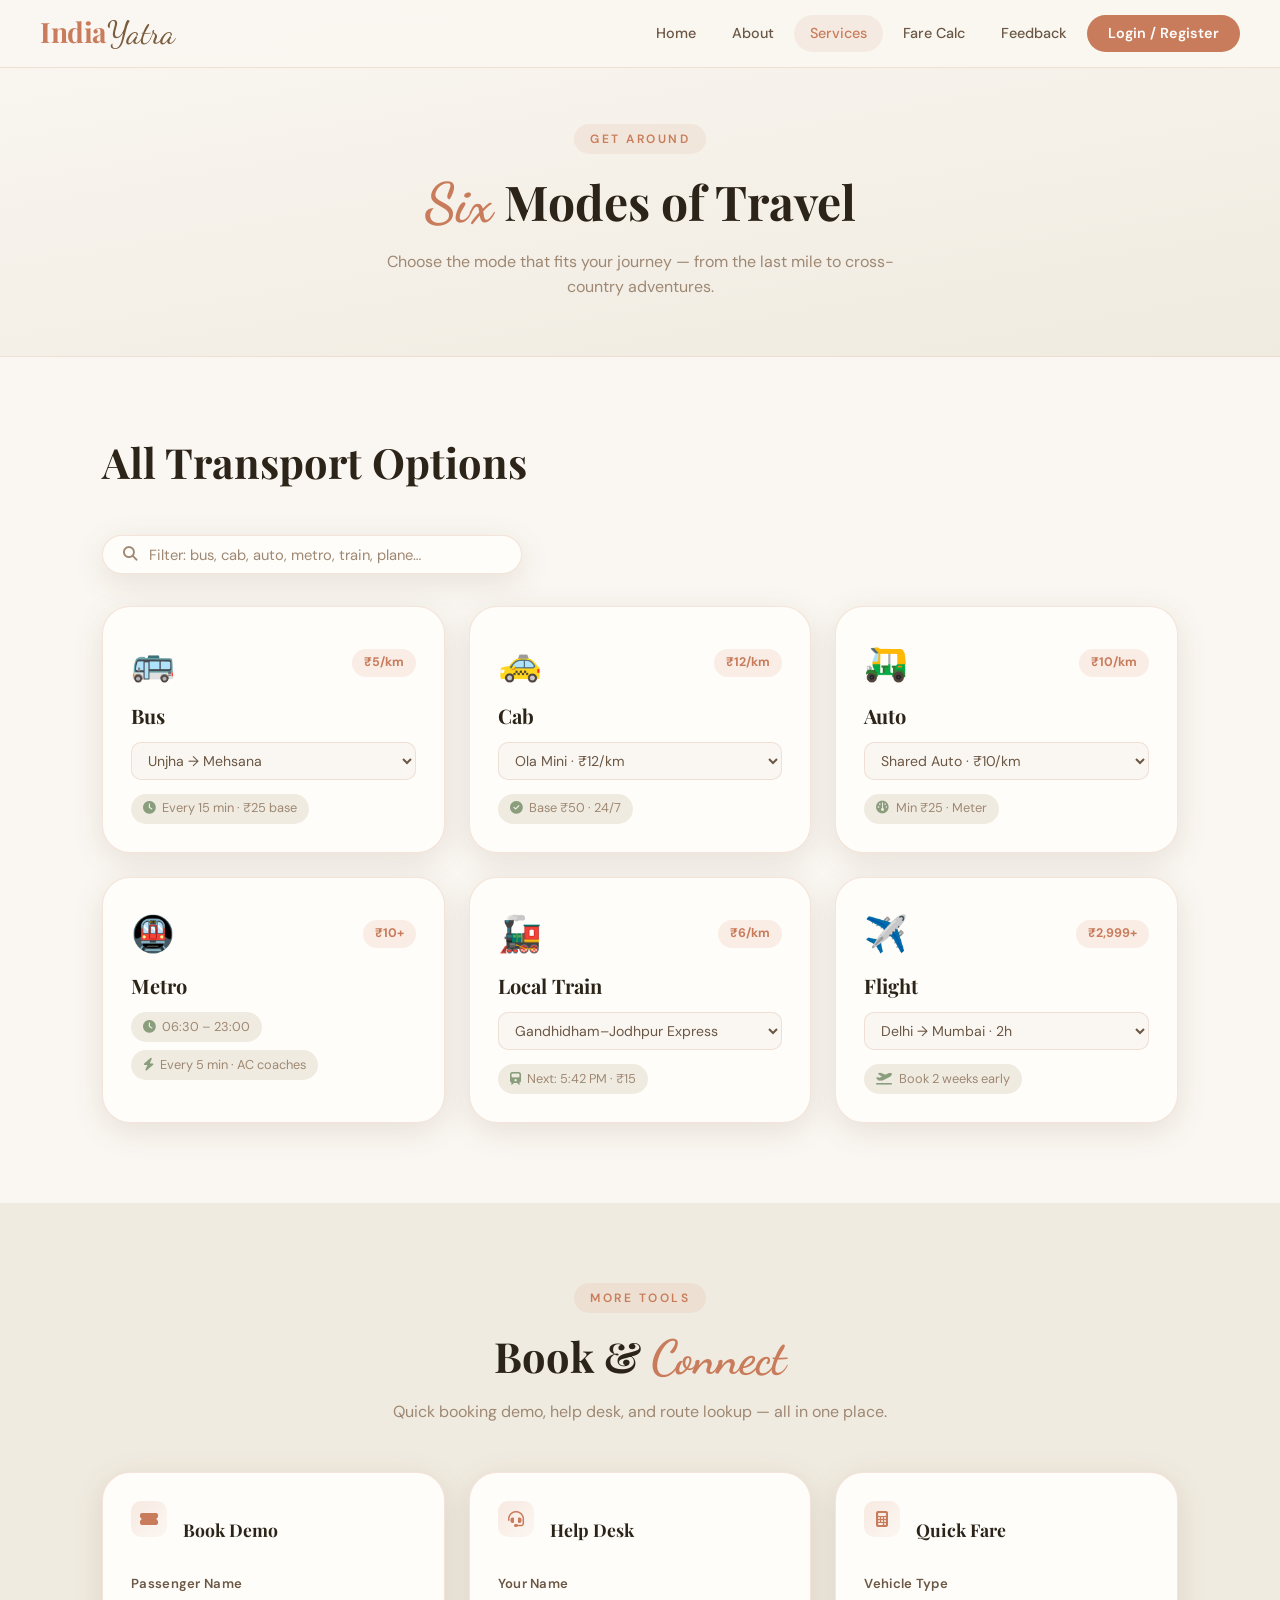
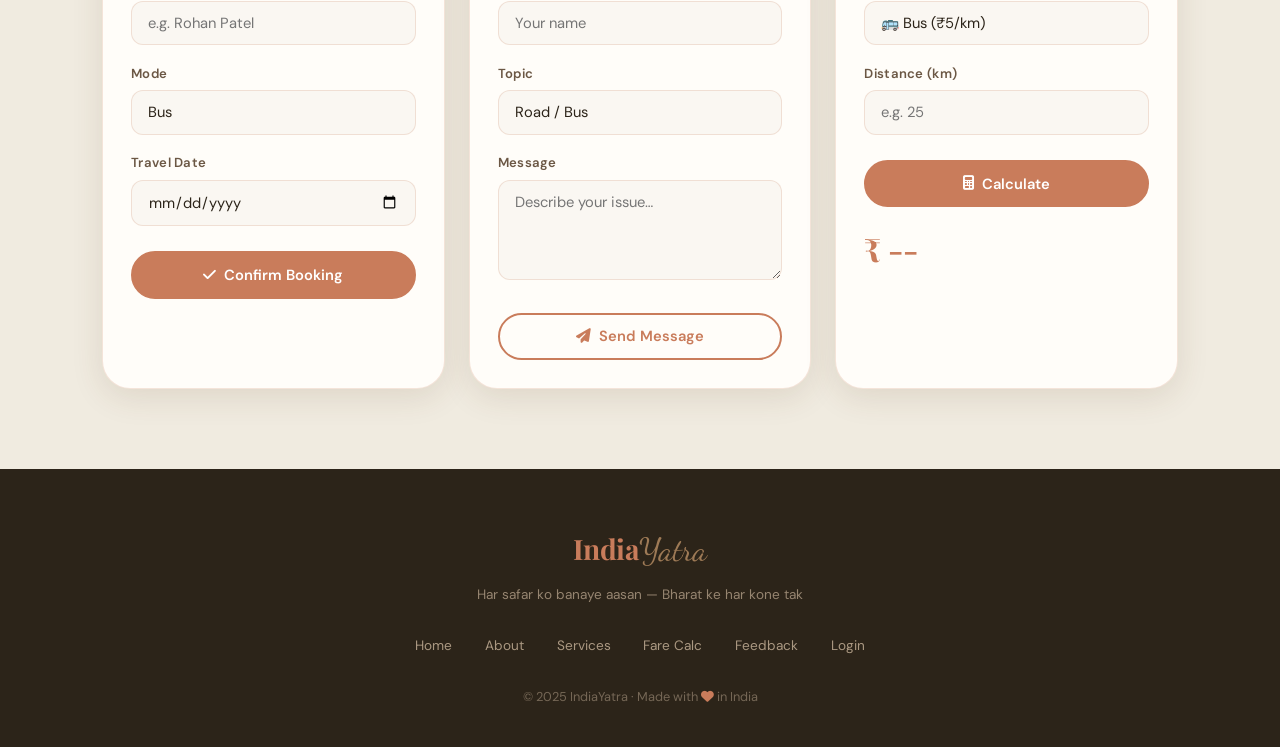
<file: services.html>
<!DOCTYPE html>
<html lang="en">
<head>
  <meta charset="UTF-8"/>
  <meta name="viewport" content="width=device-width, initial-scale=1.0"/>
  <title>Services · IndiaYatra</title>
  <link rel="stylesheet" href="style.css"/>
  <link href="https://fonts.googleapis.com/css2?family=Playfair+Display:ital,wght@0,400;0,700;1,400&family=DM+Sans:wght@300;400;500;600&family=Dancing+Script:wght@600&display=swap" rel="stylesheet"/>
  <link rel="stylesheet" href="https://cdnjs.cloudflare.com/ajax/libs/font-awesome/6.5.0/css/all.min.css"/>
</head>
<body>

  <!-- ===== HEADER ===== -->
  <header class="header" id="header">
    <a href="index.html" class="logo">
      <span class="logo-india">India</span><span class="logo-yatra">Yatra</span>
    </a>
    <nav class="nav" id="nav">
      <a href="index.html"      class="nav-link">Home</a>
      <a href="about.html"      class="nav-link">About</a>
      <a href="services.html"   class="nav-link active">Services</a>
      <a href="calculator.html" class="nav-link">Fare Calc</a>
      <a href="feedback.html"   class="nav-link">Feedback</a>
      <a href="auth.html"       class="btn-nav">Login / Register</a>
    </nav>
    <button class="hamburger" id="hamburger" aria-label="Menu">
      <span></span><span></span><span></span>
    </button>
  </header>

  <!-- ===== PAGE HERO ===== -->
  <div class="page-hero">
    <span class="label-tag">Get Around</span>
    <h1><span class="script-sm">Six</span> Modes of Travel</h1>
    <p>Choose the mode that fits your journey — from the last mile to cross-country adventures.</p>
  </div>

  <!-- ===== VEHICLE CARDS ===== -->
  <section class="section">
    <div class="container">
      <div class="section-header" style="text-align:left;">
        <h2 class="section-title">All Transport Options</h2>
      </div>

      <!-- Filter -->
      <div class="filter-bar">
        <i class="fas fa-magnifying-glass filter-icon"></i>
        <input type="text" id="filterInput" class="filter-input" placeholder="Filter: bus, cab, auto, metro, train, plane…"/>
      </div>

      <div class="vehicle-grid" id="vehicleGrid">

        <!-- BUS -->
        <div class="vehicle-card" data-name="bus">
          <div class="vc-top"><span class="vc-emoji">🚌</span><span class="rate-badge">₹5/km</span></div>
          <h3>Bus</h3>
          <select class="service-select">
            <option>Unjha → Mehsana</option>
            <option>Ahmedabad → Surat</option>
            <option>Surat → Mumbai</option>
            <option>Mehsana → Ahmedabad</option>
            <option>Unjha → Palanpur</option>
            <option>Gandhinagar → Palanpur</option>
          </select>
          <div class="info-tag"><i class="fas fa-clock"></i> Every 15 min · ₹25 base</div>
        </div>

        <!-- CAB -->
        <div class="vehicle-card" data-name="cab">
          <div class="vc-top"><span class="vc-emoji">🚕</span><span class="rate-badge">₹12/km</span></div>
          <h3>Cab</h3>
          <select class="service-select">
            <option>Ola Mini · ₹12/km</option>
            <option>Uber Go · ₹14/km</option>
            <option>Meru · ₹16/km</option>
          </select>
          <div class="info-tag"><i class="fas fa-circle-check"></i> Base ₹50 · 24/7</div>
        </div>

        <!-- AUTO -->
        <div class="vehicle-card" data-name="auto">
          <div class="vc-top"><span class="vc-emoji">🛺</span><span class="rate-badge">₹10/km</span></div>
          <h3>Auto</h3>
          <select class="service-select">
            <option>Shared Auto · ₹10/km</option>
            <option>Private Auto · ₹15/km</option>
          </select>
          <div class="info-tag"><i class="fas fa-gauge"></i> Min ₹25 · Meter</div>
        </div>

        <!-- METRO -->
        <div class="vehicle-card" data-name="metro">
          <div class="vc-top"><span class="vc-emoji">🚇</span><span class="rate-badge">₹10+</span></div>
          <h3>Metro</h3>
          <div class="info-tag" style="margin-bottom:0.5rem;"><i class="fas fa-clock"></i> 06:30 – 23:00</div>
          <div class="info-tag"><i class="fas fa-bolt"></i> Every 5 min · AC coaches</div>
        </div>

        <!-- TRAIN -->
        <div class="vehicle-card" data-name="train">
          <div class="vc-top"><span class="vc-emoji">🚂</span><span class="rate-badge">₹6/km</span></div>
          <h3>Local Train</h3>
          <select class="service-select">
            <option>Gandhidham–Jodhpur Express</option>
            <option>Ahmedabad–Bhuj Namo Bharat</option>
            <option>Vadodara–Ahmedabad Intercity</option>
            <option>Valsad–Dahod Intercity Express</option>
            <option>Sabarmati–Veraval Vande Bharat</option>
          </select>
          <div class="info-tag"><i class="fas fa-train"></i> Next: 5:42 PM · ₹15</div>
        </div>

        <!-- PLANE -->
        <div class="vehicle-card" data-name="plane">
          <div class="vc-top"><span class="vc-emoji">✈️</span><span class="rate-badge">₹2,999+</span></div>
          <h3>Flight</h3>
          <select class="service-select">
            <option>Delhi → Mumbai · 2h</option>
            <option>Ahmedabad → Jamnagar</option>
            <option>Ahmedabad → Bhuj</option>
            <option>Ahmedabad → Rajkot</option>
            <option>Ahmedabad → Surat</option>
            <option>Surat → Mumbai</option>
          </select>
          <div class="info-tag"><i class="fas fa-plane-departure"></i> Book 2 weeks early</div>
        </div>

      </div>
    </div>
  </section>

  <!-- ===== EXTRA TOOLS ===== -->
  <section class="section section-warm">
    <div class="container">
      <div class="section-header">
        <span class="label-tag">More Tools</span>
        <h2 class="section-title">Book &amp; <span class="script-sm">Connect</span></h2>
        <p class="section-sub">Quick booking demo, help desk, and route lookup — all in one place.</p>
      </div>

      <div class="extras-grid">

        <!-- BOOKING DEMO -->
        <div class="extra-card">
          <h3><div class="card-icon" style="display:inline-flex;margin-right:0.5rem;"><i class="fas fa-ticket-alt"></i></div> Book Demo</h3>
          <div class="form-group">
            <label>Passenger Name</label>
            <input type="text" class="form-input" id="passName" placeholder="e.g. Rohan Patel"/>
          </div>
          <div class="form-group">
            <label>Mode</label>
            <select class="form-input" id="tripMode">
              <option>Bus</option><option>Cab</option><option>Auto</option>
              <option>Metro</option><option>Train</option><option>Flight</option>
            </select>
          </div>
          <div class="form-group">
            <label>Travel Date</label>
            <input type="date" class="form-input" id="tripDate"/>
          </div>
          <button class="btn btn-primary full-btn" id="bookBtn"><i class="fas fa-check"></i> Confirm Booking</button>
          <div class="fb-success" id="bookSuccess"><i class="fas fa-circle-check"></i> Booking confirmed! Check your email.</div>
        </div>

        <!-- HELP DESK -->
        <div class="extra-card">
          <h3><div class="card-icon" style="display:inline-flex;margin-right:0.5rem;"><i class="fas fa-headset"></i></div> Help Desk</h3>
          <div class="form-group">
            <label>Your Name</label>
            <input type="text" class="form-input" id="helpName" placeholder="Your name"/>
          </div>
          <div class="form-group">
            <label>Topic</label>
            <select class="form-input" id="helpTopic">
              <option>Road / Bus</option>
              <option>Train / Metro</option>
              <option>Flight / Airport</option>
              <option>Booking / Payment</option>
              <option>Other</option>
            </select>
          </div>
          <div class="form-group">
            <label>Message</label>
            <textarea class="form-input" id="helpMsg" rows="3" placeholder="Describe your issue…"></textarea>
          </div>
          <button class="btn btn-outline-dark full-btn" id="helpBtn"><i class="fas fa-paper-plane"></i> Send Message</button>
          <div class="fb-success" id="helpSuccess"><i class="fas fa-circle-check"></i> Message sent! We'll reply within 2 hrs.</div>
        </div>

        <!-- QUICK CALC -->
        <div class="extra-card">
          <h3><div class="card-icon" style="display:inline-flex;margin-right:0.5rem;"><i class="fas fa-calculator"></i></div> Quick Fare</h3>
          <div class="form-group">
            <label>Vehicle Type</label>
            <select class="form-input" id="vehicleType">
              <option value="bus">🚌 Bus (₹5/km)</option>
              <option value="cab">🚕 Cab (₹12/km)</option>
              <option value="auto">🛺 Auto (₹10/km)</option>
              <option value="metro">🚇 Metro (₹4/km)</option>
              <option value="train">🚂 Train (₹6/km)</option>
              <option value="plane">✈️ Plane (₹20/km)</option>
            </select>
          </div>
          <div class="form-group">
            <label>Distance (km)</label>
            <input type="number" class="form-input" id="distKm" placeholder="e.g. 25" min="1"/>
          </div>
          <button class="btn btn-primary full-btn" id="calcFareBtn"><i class="fas fa-calculator"></i> Calculate</button>
          <p class="fare-amount" id="fareDisplay" style="font-size:2rem;margin-top:1rem;">₹ --</p>
          <p class="fare-note" id="fareNote"></p>
        </div>

      </div>
    </div>
  </section>

  <!-- ===== FOOTER ===== -->
  <footer class="footer">
    <div class="footer-inner">
      <div class="logo" style="justify-content:center;margin-bottom:0.5rem;">
        <span class="logo-india">India</span><span class="logo-yatra">Yatra</span>
      </div>
      <p class="footer-tagline">Har safar ko banaye aasan — Bharat ke har kone tak</p>
      <div class="footer-links">
        <a href="index.html">Home</a>
        <a href="about.html">About</a>
        <a href="services.html">Services</a>
        <a href="calculator.html">Fare Calc</a>
        <a href="feedback.html">Feedback</a>
        <a href="auth.html">Login</a>
      </div>
      <p class="footer-copy">© 2025 IndiaYatra · Made with <i class="fas fa-heart"></i> in India</p>
    </div>
  </footer>

  <button class="scroll-top-btn" id="scrollTopBtn" title="Back to top">
    <i class="fas fa-chevron-up"></i>
  </button>
  <script src="script.js"></script>
</body>
</html>
</file>
<file: style.css>
/* ============================================================
   IndiaYatra · style.css  (Multi-Page Edition)
   Palette: Warm Ivory · Burnt Sienna · Earth Brown · Sage
   Fonts:   Playfair Display · DM Sans · Dancing Script
   ============================================================ */

/* ── RESET ── */
*, *::before, *::after { margin:0; padding:0; box-sizing:border-box; }
html { scroll-behavior: smooth; }

/* ── TOKENS ── */
:root {
  --ivory:        #FAF7F2;
  --ivory-dark:   #F0EBE0;
  --warm-white:   #FFFDF9;
  --sienna:       #C97C5B;
  --sienna-dark:  #A85E3F;
  --earth:        #7A5C3E;
  --earth-light:  #9E7A56;
  --sage:         #8A9E7E;
  --sage-light:   #C8D6BE;
  --text:         #2C2419;
  --text-soft:    #6B5744;
  --text-muted:   #9E8873;
  --border:       rgba(201,124,91,0.2);
  --shadow:       0 8px 32px rgba(90,55,25,0.12);
  --shadow-lg:    0 20px 60px rgba(90,55,25,0.18);
  --radius:       16px;
  --radius-lg:    28px;
  --header-h:     68px;
}

/* ── BASE ── */
body { font-family:'DM Sans',sans-serif; background:var(--ivory); color:var(--text); line-height:1.6; }
h1,h2,h3,h4 { font-family:'Playfair Display',serif; line-height:1.2; }
a { text-decoration:none; color:inherit; }
img { max-width:100%; }

.script    { font-family:'Dancing Script',cursive; color:var(--sienna); }
.script-sm { font-family:'Dancing Script',cursive; color:var(--sienna); font-size:1.15em; }

/* ── CONTAINER ── */
.container { max-width:1140px; margin:0 auto; padding:0 2rem; }

/* ============================================================
   HEADER  (shared across all pages)
   ============================================================ */
.header {
  position:fixed; top:0; left:0; width:100%;
  height:var(--header-h);
  background:rgba(250,247,242,0.94);
  backdrop-filter:blur(14px);
  border-bottom:1px solid var(--border);
  display:flex; align-items:center; justify-content:space-between;
  padding:0 2.5rem;
  z-index:1000;
  transition:box-shadow 0.3s;
}
.header.scrolled { box-shadow:var(--shadow); }

/* Logo */
.logo { display:flex; align-items:baseline; gap:0; }
.logo-india { font-family:'Playfair Display',serif; font-size:1.75rem; font-weight:700; color:var(--sienna); letter-spacing:-0.5px; }
.logo-yatra { font-family:'Dancing Script',cursive; font-size:2rem; color:var(--earth); }

/* Nav links */
.nav { display:flex; align-items:center; gap:0.25rem; }
.nav-link {
  padding:0.45rem 1rem; border-radius:30px;
  font-size:0.9rem; font-weight:500; color:var(--text-soft);
  transition:color 0.2s, background 0.2s;
}
.nav-link:hover { color:var(--sienna); background:rgba(201,124,91,0.07); }
.nav-link.active { color:var(--sienna); background:rgba(201,124,91,0.1); }
.btn-nav {
  background:var(--sienna); color:#fff !important;
  padding:0.45rem 1.3rem; border-radius:30px;
  font-size:0.9rem; font-weight:600; border:none; cursor:pointer;
  transition:background 0.2s, transform 0.2s;
}
.btn-nav:hover { background:var(--sienna-dark); transform:translateY(-1px); }

/* Hamburger */
.hamburger { display:none; flex-direction:column; gap:5px; background:none; border:none; cursor:pointer; padding:4px; }
.hamburger span { display:block; width:24px; height:2px; background:var(--sienna); border-radius:2px; transition:0.3s; }

/* ============================================================
   PAGE HERO (inner pages — compact)
   ============================================================ */
.page-hero {
  padding:calc(var(--header-h) + 3.5rem) 0 3.5rem;
  text-align:center;
  background:linear-gradient(170deg,var(--ivory) 0%,var(--ivory-dark) 100%);
  border-bottom:1px solid var(--border);
}
.page-hero .label-tag {
  display:inline-block; font-size:0.75rem; font-weight:600;
  letter-spacing:2.5px; text-transform:uppercase;
  color:var(--sienna); background:rgba(201,124,91,0.1);
  padding:0.35rem 1rem; border-radius:30px; margin-bottom:1rem;
}
.page-hero h1 { font-size:clamp(2rem,4vw,3rem); color:var(--text); margin-bottom:0.75rem; }
.page-hero p  { font-size:1rem; color:var(--text-muted); max-width:520px; margin:0 auto; }

/* ============================================================
   SECTIONS
   ============================================================ */
.section { padding:5rem 0; }
.section-warm { background:var(--ivory-dark); }

.section-header { text-align:center; margin-bottom:3rem; }
.label-tag {
  display:inline-block; font-size:0.75rem; font-weight:600;
  letter-spacing:2.5px; text-transform:uppercase;
  color:var(--sienna); background:rgba(201,124,91,0.1);
  padding:0.35rem 1rem; border-radius:30px; margin-bottom:1rem;
}
.section-title { font-size:clamp(1.8rem,3.5vw,2.6rem); color:var(--text); margin-bottom:0.75rem; }
.section-sub   { font-size:1rem; color:var(--text-muted); max-width:540px; margin:0 auto; }

/* ============================================================
   BUTTONS
   ============================================================ */
.btn {
  display:inline-flex; align-items:center; gap:0.5rem;
  padding:0.72rem 1.8rem; border-radius:40px;
  font-family:'DM Sans',sans-serif; font-size:0.92rem; font-weight:600;
  cursor:pointer; border:2px solid transparent;
  transition:transform 0.2s, box-shadow 0.2s, background 0.25s;
}
.btn:hover { transform:translateY(-2px); }
.btn-primary { background:var(--sienna); color:#fff; border-color:var(--sienna); }
.btn-primary:hover { background:var(--sienna-dark); border-color:var(--sienna-dark); box-shadow:0 8px 24px rgba(201,124,91,0.4); }
.btn-outline { background:transparent; color:#fff; border-color:rgba(255,255,255,0.7); }
.btn-outline:hover { background:rgba(255,255,255,0.12); }
.btn-outline-dark { background:transparent; color:var(--sienna); border-color:var(--sienna); }
.btn-outline-dark:hover { background:var(--sienna); color:#fff; box-shadow:0 6px 20px rgba(201,124,91,0.3); }
.full-btn { width:100%; justify-content:center; margin-top:0.5rem; }

/* ============================================================
   FORMS
   ============================================================ */
.form-group { margin-bottom:1.1rem; }
.form-group label { display:block; font-size:0.82rem; font-weight:600; color:var(--text-soft); margin-bottom:0.4rem; letter-spacing:0.3px; }
.form-input {
  width:100%; padding:0.7rem 1rem;
  border:1.5px solid var(--border); border-radius:12px;
  font-family:'DM Sans',sans-serif; font-size:0.92rem;
  color:var(--text); background:var(--ivory);
  transition:border-color 0.25s, box-shadow 0.25s;
  outline:none; appearance:none;
}
.form-input:focus { border-color:var(--sienna); box-shadow:0 0 0 3px rgba(201,124,91,0.12); }
textarea.form-input { resize:vertical; min-height:100px; }
select.form-input { cursor:pointer; }
.form-row { display:grid; grid-template-columns:1fr 1fr; gap:1rem; }

/* ============================================================
   CARDS (shared)
   ============================================================ */
.card {
  background:var(--warm-white); border:1px solid var(--border);
  border-radius:var(--radius-lg); padding:2rem;
  box-shadow:var(--shadow); transition:transform 0.3s, box-shadow 0.3s;
}
.card:hover { transform:translateY(-6px); box-shadow:var(--shadow-lg); }
.card-icon {
  width:56px; height:56px;
  background:linear-gradient(135deg,rgba(201,124,91,0.15),rgba(201,124,91,0.05));
  border-radius:16px;
  display:flex; align-items:center; justify-content:center;
  margin-bottom:1.25rem; font-size:1.4rem; color:var(--sienna);
}
.card h3 { font-size:1.15rem; color:var(--text); margin-bottom:0.6rem; }
.card p  { font-size:0.92rem; color:var(--text-soft); line-height:1.65; }

/* ============================================================
   STATS STRIP
   ============================================================ */
.stats-strip {
  background:var(--sienna);
  display:flex; align-items:center; justify-content:center;
  flex-wrap:wrap; gap:0; padding:1.25rem 2rem;
}
.stat { display:flex; flex-direction:column; align-items:center; padding:0.5rem 3rem; }
.stat-num  { font-family:'Playfair Display',serif; font-size:1.9rem; font-weight:700; color:#fff; }
.stat-label{ font-size:0.78rem; color:rgba(255,230,210,0.85); letter-spacing:1px; text-transform:uppercase; }
.stat-divider { width:1px; height:40px; background:rgba(255,255,255,0.25); }

/* ============================================================
   FOOTER
   ============================================================ */
.footer { background:var(--text); padding:3.5rem 2rem 2.5rem; text-align:center; }
.footer-inner { max-width:700px; margin:0 auto; }
.footer .logo-india { font-family:'Playfair Display',serif; font-size:1.75rem; color:var(--sienna); }
.footer .logo-yatra { font-family:'Dancing Script',cursive; font-size:2rem; color:var(--earth-light); }
.footer-tagline { color:rgba(255,230,200,0.5); font-size:0.85rem; margin:0.5rem 0 1.5rem; }
.footer-links { display:flex; justify-content:center; flex-wrap:wrap; gap:0.25rem; margin-bottom:1.5rem; }
.footer-links a { padding:0.35rem 0.9rem; border-radius:20px; font-size:0.85rem; color:rgba(255,230,200,0.6); transition:color 0.2s; }
.footer-links a:hover { color:var(--sienna); }
.footer-copy { font-size:0.8rem; color:rgba(255,230,200,0.35); }
.footer-copy .fa-heart { color:var(--sienna); }

/* ============================================================
   SCROLL TO TOP
   ============================================================ */
.scroll-top-btn {
  position:fixed; bottom:2rem; right:2rem;
  width:46px; height:46px;
  background:var(--sienna); color:#fff;
  border:none; border-radius:50%;
  display:none; align-items:center; justify-content:center;
  font-size:0.9rem; cursor:pointer;
  box-shadow:0 6px 20px rgba(201,124,91,0.45);
  transition:background 0.2s, transform 0.2s; z-index:999;
}
.scroll-top-btn.show { display:flex; }
.scroll-top-btn:hover { background:var(--sienna-dark); transform:translateY(-3px); }

/* ============================================================
   TOAST
   ============================================================ */
.toast {
  position:fixed; bottom:5rem; left:50%;
  transform:translateX(-50%) translateY(20px);
  color:#fff; padding:0.8rem 1.75rem; border-radius:40px;
  font-size:0.9rem; font-weight:500;
  box-shadow:0 8px 28px rgba(0,0,0,0.2);
  z-index:9999; opacity:0; transition:opacity 0.3s, transform 0.3s;
}

/* ============================================================
   ANIMATIONS
   ============================================================ */
@keyframes fadeUp {
  from { opacity:0; transform:translateY(24px); }
  to   { opacity:1; transform:translateY(0); }
}
@keyframes scrollPulse {
  0%,100% { opacity:0.7; transform:scaleY(1); }
  50%     { opacity:1;   transform:scaleY(1.15); }
}

/* ============================================================
   SERVICE CARDS (vehicles)
   ============================================================ */
.filter-bar {
  display:flex; align-items:center; gap:0.75rem;
  margin-bottom:2rem; max-width:420px;
  background:var(--warm-white); border:1.5px solid var(--border);
  border-radius:40px; padding:0.55rem 1.25rem; box-shadow:var(--shadow);
}
.filter-icon { color:var(--text-muted); font-size:0.9rem; }
.filter-input { border:none; background:transparent; font-family:'DM Sans',sans-serif; font-size:0.92rem; color:var(--text); width:100%; outline:none; }
.filter-input::placeholder { color:var(--text-muted); }

.vehicle-grid { display:grid; grid-template-columns:repeat(auto-fill,minmax(290px,1fr)); gap:1.5rem; }
.vehicle-card {
  background:var(--warm-white); border:1px solid var(--border);
  border-radius:var(--radius-lg); padding:1.75rem;
  box-shadow:var(--shadow); transition:transform 0.3s, box-shadow 0.3s;
}
.vehicle-card:hover { transform:translateY(-5px); box-shadow:var(--shadow-lg); }
.vc-top { display:flex; justify-content:space-between; align-items:center; margin-bottom:0.75rem; }
.vc-emoji { font-size:2.2rem; }
.rate-badge { font-size:0.78rem; font-weight:700; color:var(--sienna); background:rgba(201,124,91,0.12); padding:0.25rem 0.75rem; border-radius:20px; }
.vehicle-card h3 { font-size:1.25rem; margin-bottom:0.9rem; color:var(--text); }
.service-select { width:100%; padding:0.5rem 0.75rem; border:1.5px solid var(--border); border-radius:10px; font-family:'DM Sans',sans-serif; font-size:0.88rem; color:var(--text-soft); background:var(--ivory); margin-bottom:0.85rem; cursor:pointer; outline:none; transition:border-color 0.2s; }
.service-select:focus { border-color:var(--sienna); }
.info-tag { display:inline-flex; align-items:center; gap:0.4rem; font-size:0.8rem; color:var(--text-muted); background:var(--ivory-dark); padding:0.3rem 0.75rem; border-radius:20px; }
.info-tag i { color:var(--sage); }

/* ============================================================
   FARE CALCULATOR
   ============================================================ */
.fare-wrapper { display:grid; grid-template-columns:1fr 1fr; gap:2rem; max-width:820px; margin:0 auto; }
.fare-card { background:var(--warm-white); border:1px solid var(--border); border-radius:var(--radius-lg); padding:2.25rem; box-shadow:var(--shadow); }
.fare-result-card {
  display:flex; flex-direction:column; align-items:center; justify-content:center;
  text-align:center; gap:0.6rem;
  background:linear-gradient(145deg,var(--warm-white),rgba(201,124,91,0.05));
  border:1px solid var(--border); border-radius:var(--radius-lg);
  padding:2.25rem; box-shadow:var(--shadow);
}
.fare-icon { font-size:2.5rem; color:var(--sienna); opacity:0.5; }
.fare-label { font-size:0.85rem; color:var(--text-muted); letter-spacing:1px; text-transform:uppercase; }
.fare-amount { font-family:'Playfair Display',serif; font-size:3rem; font-weight:700; color:var(--sienna); transition:all 0.4s; }
.fare-note { font-size:0.82rem; color:var(--text-muted); }

/* Rate grid inside fare page */
.rates-grid { display:grid; grid-template-columns:repeat(auto-fit,minmax(150px,1fr)); gap:1rem; margin-top:2.5rem; }
.rate-card { background:var(--warm-white); border:1px solid var(--border); border-radius:var(--radius); padding:1.25rem; text-align:center; box-shadow:var(--shadow); }
.rate-card .rc-emoji { font-size:1.8rem; margin-bottom:0.5rem; }
.rate-card .rc-name  { font-size:0.82rem; font-weight:600; color:var(--text-soft); margin-bottom:0.25rem; }
.rate-card .rc-rate  { font-family:'Playfair Display',serif; font-size:1.2rem; font-weight:700; color:var(--sienna); }

/* ============================================================
   FEEDBACK / REVIEWS
   ============================================================ */
.feedback-wrapper { display:grid; grid-template-columns:1fr 1fr; gap:2.5rem; max-width:1000px; margin:0 auto; align-items:start; }
.feedback-card { background:var(--warm-white); border:1px solid var(--border); border-radius:var(--radius-lg); padding:2.5rem; box-shadow:var(--shadow); }
.stars-label { font-size:0.9rem; color:var(--text-muted); margin-bottom:0.75rem; }
.stars { display:flex; gap:0.6rem; font-size:1.8rem; cursor:pointer; }
.stars i { color:#D4C4B0; transition:color 0.2s, transform 0.15s; }
.stars i:hover, .stars i.active { color:#E8A040; transform:scale(1.15); }
.star-caption { font-size:0.82rem; color:var(--text-muted); margin:0.4rem 0 1.5rem; }
.fb-success { display:none; margin-top:1.25rem; padding:1rem 1.25rem; background:rgba(138,158,126,0.15); border:1px solid rgba(138,158,126,0.4); border-radius:12px; color:var(--sage); font-size:0.9rem; animation:fadeUp 0.4s ease; }
.fb-success.show { display:flex; align-items:center; gap:0.5rem; }

/* Testimonial cards */
.testimonials-col { display:flex; flex-direction:column; gap:1.25rem; }
.testimonial-card { background:var(--warm-white); border:1px solid var(--border); border-radius:var(--radius); padding:1.5rem; box-shadow:var(--shadow); }
.tc-header { display:flex; align-items:center; gap:0.75rem; margin-bottom:0.75rem; }
.tc-avatar { width:42px; height:42px; border-radius:50%; background:linear-gradient(135deg,var(--sienna),var(--earth)); display:flex; align-items:center; justify-content:center; color:#fff; font-size:0.9rem; font-weight:700; flex-shrink:0; }
.tc-name { font-weight:600; font-size:0.95rem; color:var(--text); }
.tc-location { font-size:0.78rem; color:var(--text-muted); }
.tc-stars { display:flex; gap:3px; font-size:0.85rem; color:#E8A040; margin-bottom:0.6rem; }
.tc-text { font-size:0.88rem; color:var(--text-soft); line-height:1.6; font-style:italic; }

/* ============================================================
   AUTH
   ============================================================ */
.auth-wrapper { max-width:620px; margin:0 auto; }
.auth-box { background:var(--warm-white); border:1px solid var(--border); border-radius:var(--radius-lg); padding:2.5rem; box-shadow:var(--shadow); }
.auth-tabs { display:flex; gap:0; background:var(--ivory-dark); border-radius:12px; padding:4px; margin-bottom:2rem; }
.auth-tab { flex:1; padding:0.65rem; border:none; border-radius:10px; font-family:'DM Sans',sans-serif; font-size:0.92rem; font-weight:500; cursor:pointer; background:transparent; color:var(--text-soft); transition:0.25s; }
.auth-tab.active { background:var(--warm-white); color:var(--sienna); font-weight:600; box-shadow:0 2px 10px rgba(90,55,25,0.1); }
.auth-form { display:none; }
.auth-form.active { display:block; }
.auth-divider { display:flex; align-items:center; gap:1rem; margin:1.5rem 0; color:var(--text-muted); font-size:0.85rem; }
.auth-divider::before, .auth-divider::after { content:''; flex:1; height:1px; background:var(--border); }

/* ============================================================
   ABOUT PAGE
   ============================================================ */
.cards-grid { display:grid; grid-template-columns:repeat(auto-fit,minmax(300px,1fr)); gap:1.5rem; }
.about-hero-strip { display:grid; grid-template-columns:1fr 1fr; gap:3rem; align-items:center; padding:3rem 0 4rem; }
.ahs-visual { background:linear-gradient(135deg,rgba(201,124,91,0.12),rgba(138,158,126,0.12)); border-radius:var(--radius-lg); aspect-ratio:4/3; display:flex; align-items:center; justify-content:center; border:1px solid var(--border); }
.ahs-visual i { font-size:5rem; color:var(--sienna); opacity:0.6; }
.ahs-text .label-tag { margin-bottom:1rem; }
.ahs-text h2 { font-size:clamp(1.8rem,3vw,2.5rem); color:var(--text); margin-bottom:1rem; }
.ahs-text p  { font-size:1rem; color:var(--text-soft); line-height:1.75; margin-bottom:1.5rem; }

/* Team strip */
.team-grid { display:grid; grid-template-columns:repeat(auto-fit,minmax(200px,1fr)); gap:1.5rem; }
.team-card { background:var(--warm-white); border:1px solid var(--border); border-radius:var(--radius-lg); padding:2rem; text-align:center; box-shadow:var(--shadow); }
.team-avatar { width:72px; height:72px; border-radius:50%; background:linear-gradient(135deg,var(--sienna),var(--earth)); display:flex; align-items:center; justify-content:center; color:#fff; font-size:1.3rem; font-weight:700; margin:0 auto 1rem; }
.team-card h4 { font-size:1rem; color:var(--text); margin-bottom:0.25rem; }
.team-card p  { font-size:0.82rem; color:var(--text-muted); }

/* ============================================================
   DESTINATIONS (home page section)
   ============================================================ */
.dest-grid { display:grid; grid-template-columns:repeat(3,1fr); gap:1.25rem; }
.dest-card {
  border-radius:var(--radius-lg); overflow:hidden;
  box-shadow:var(--shadow); position:relative;
  transition:transform 0.3s, box-shadow 0.3s; cursor:pointer;
  display:block;
}
.dest-card:hover { transform:translateY(-5px); box-shadow:var(--shadow-lg); }
.dest-img { height:200px; display:flex; align-items:center; justify-content:center; font-size:3rem; color:rgba(255,255,255,0.6); }
.dest-info { padding:1.25rem; background:var(--warm-white); border:1px solid var(--border); border-top:none; border-radius:0 0 var(--radius-lg) var(--radius-lg); }
.dest-info h3 { font-size:1.1rem; color:var(--text); margin-bottom:0.25rem; }
.dest-info p  { font-size:0.82rem; color:var(--text-muted); }
.dest-tag { display:inline-block; font-size:0.7rem; font-weight:600; background:rgba(201,124,91,0.15); color:var(--sienna); padding:0.2rem 0.6rem; border-radius:20px; margin-top:0.5rem; }

/* ============================================================
   HOME HERO
   ============================================================ */
.hero {
  min-height:100vh;
  background:
    linear-gradient(160deg,rgba(42,26,12,0.65) 0%,rgba(90,55,25,0.4) 100%),
    url('https://images.unsplash.com/photo-1524492412937-b28074a5d7da?w=1600&q=80') center/cover no-repeat;
  display:flex; align-items:center; justify-content:center;
  text-align:center; position:relative; padding-top:var(--header-h);
}
.hero-overlay { position:absolute; inset:0; background:radial-gradient(ellipse at center bottom,rgba(201,124,91,0.18) 0%,transparent 70%); pointer-events:none; }
.hero-content { position:relative; z-index:1; padding:2rem; }
.hero-sub { font-size:0.85rem; letter-spacing:3px; text-transform:uppercase; color:rgba(255,220,180,0.85); margin-bottom:1rem; animation:fadeUp 0.8s ease both; }
.hero-title { font-size:clamp(3rem,8vw,7rem); color:#fff; font-weight:700; line-height:1.05; animation:fadeUp 0.9s ease 0.1s both; }
.hero-title .script { font-size:1.1em; color:#F5C9A8; display:block; }
.hero-desc { font-size:1.1rem; color:rgba(255,230,200,0.85); margin:1.5rem auto; max-width:480px; animation:fadeUp 0.9s ease 0.2s both; }
.hero-btns { display:flex; gap:1rem; justify-content:center; flex-wrap:wrap; animation:fadeUp 0.9s ease 0.3s both; }
.hero-scroll { position:absolute; bottom:2.5rem; left:50%; transform:translateX(-50%); display:flex; flex-direction:column; align-items:center; gap:0.5rem; color:rgba(255,220,180,0.7); font-size:0.75rem; letter-spacing:2px; text-transform:uppercase; animation:fadeUp 1s ease 0.6s both; }
.scroll-line { width:1px; height:50px; background:linear-gradient(to bottom,rgba(255,220,180,0.7),transparent); animation:scrollPulse 2s ease-in-out infinite; }

/* Quick search widget on home */
.search-widget { background:rgba(255,253,249,0.95); backdrop-filter:blur(12px); border-radius:var(--radius-lg); padding:1.5rem 2rem; max-width:700px; margin:2.5rem auto 0; box-shadow:var(--shadow-lg); border:1px solid rgba(255,255,255,0.5); }
.search-tabs { display:flex; gap:0.5rem; margin-bottom:1.25rem; flex-wrap:wrap; }
.stab { padding:0.4rem 1rem; border-radius:20px; border:1.5px solid var(--border); background:transparent; font-family:'DM Sans',sans-serif; font-size:0.83rem; font-weight:500; color:var(--text-soft); cursor:pointer; transition:0.2s; display:flex; align-items:center; gap:0.4rem; }
.stab.active, .stab:hover { background:var(--sienna); color:#fff; border-color:var(--sienna); }
.search-fields { display:flex; align-items:flex-end; gap:0.75rem; flex-wrap:wrap; }
.sf-group { display:flex; flex-direction:column; flex:1; min-width:130px; }
.sf-group label { font-size:0.75rem; font-weight:600; color:var(--text-soft); margin-bottom:0.3rem; letter-spacing:0.5px; text-transform:uppercase; }
.sf-input { padding:0.65rem 1rem; border:1.5px solid var(--border); border-radius:10px; font-family:'DM Sans',sans-serif; font-size:0.9rem; color:var(--text); background:var(--ivory); outline:none; transition:border-color 0.2s; }
.sf-input:focus { border-color:var(--sienna); }
.swap-btn { width:38px; height:38px; border-radius:50%; border:1.5px solid var(--border); background:var(--ivory-dark); color:var(--sienna); cursor:pointer; display:flex; align-items:center; justify-content:center; font-size:0.85rem; flex-shrink:0; margin-bottom:2px; transition:0.2s; }
.swap-btn:hover { background:var(--sienna); color:#fff; }
.btn-search { padding:0.65rem 1.5rem; border-radius:10px; background:var(--sienna); color:#fff; border:none; font-family:'DM Sans',sans-serif; font-size:0.92rem; font-weight:600; cursor:pointer; display:flex; align-items:center; gap:0.4rem; white-space:nowrap; transition:0.2s; }
.btn-search:hover { background:var(--sienna-dark); transform:translateY(-1px); }

/* ============================================================
   BOOKING EXTRAS (services page)
   ============================================================ */
.extras-grid { display:grid; grid-template-columns:repeat(auto-fit,minmax(260px,1fr)); gap:1.5rem; margin-top:2.5rem; }
.extra-card { background:var(--warm-white); border:1px solid var(--border); border-radius:var(--radius-lg); padding:1.75rem; box-shadow:var(--shadow); }
.extra-card h3 { font-size:1.1rem; color:var(--text); margin-bottom:1rem; display:flex; align-items:center; gap:0.5rem; }
.extra-card h3 .card-icon { width:36px; height:36px; border-radius:10px; font-size:1rem; flex-shrink:0; }

/* ============================================================
   RESPONSIVE
   ============================================================ */
@media (max-width:900px) {
  .fare-wrapper       { grid-template-columns:1fr; }
  .form-row           { grid-template-columns:1fr; }
  .about-hero-strip   { grid-template-columns:1fr; }
  .feedback-wrapper   { grid-template-columns:1fr; }
  .dest-grid          { grid-template-columns:repeat(2,1fr); }
}
@media (max-width:768px) {
  .nav { display:none; flex-direction:column; gap:0.5rem; position:absolute; top:var(--header-h); left:0; width:100%; background:rgba(250,247,242,0.97); backdrop-filter:blur(14px); padding:1.25rem 2rem 1.75rem; border-bottom:1px solid var(--border); }
  .nav.open { display:flex; }
  .hamburger { display:flex; }
  .stats-strip { gap:1rem; }
  .stat { padding:0.5rem 1.5rem; }
  .stat-divider { display:none; }
  .search-fields { flex-direction:column; }
  .sf-group { min-width:100%; }
}
@media (max-width:480px) {
  .header         { padding:0 1.25rem; }
  .container      { padding:0 1.25rem; }
  .section        { padding:3.5rem 0; }
  .hero-title     { font-size:3rem; }
  .fare-result-card { padding:1.5rem; }
  .feedback-card, .auth-box { padding:1.75rem 1.5rem; }
  .dest-grid      { grid-template-columns:1fr; }
  .search-widget  { padding:1.25rem; margin:1.5rem auto 0; }
}
</file>
